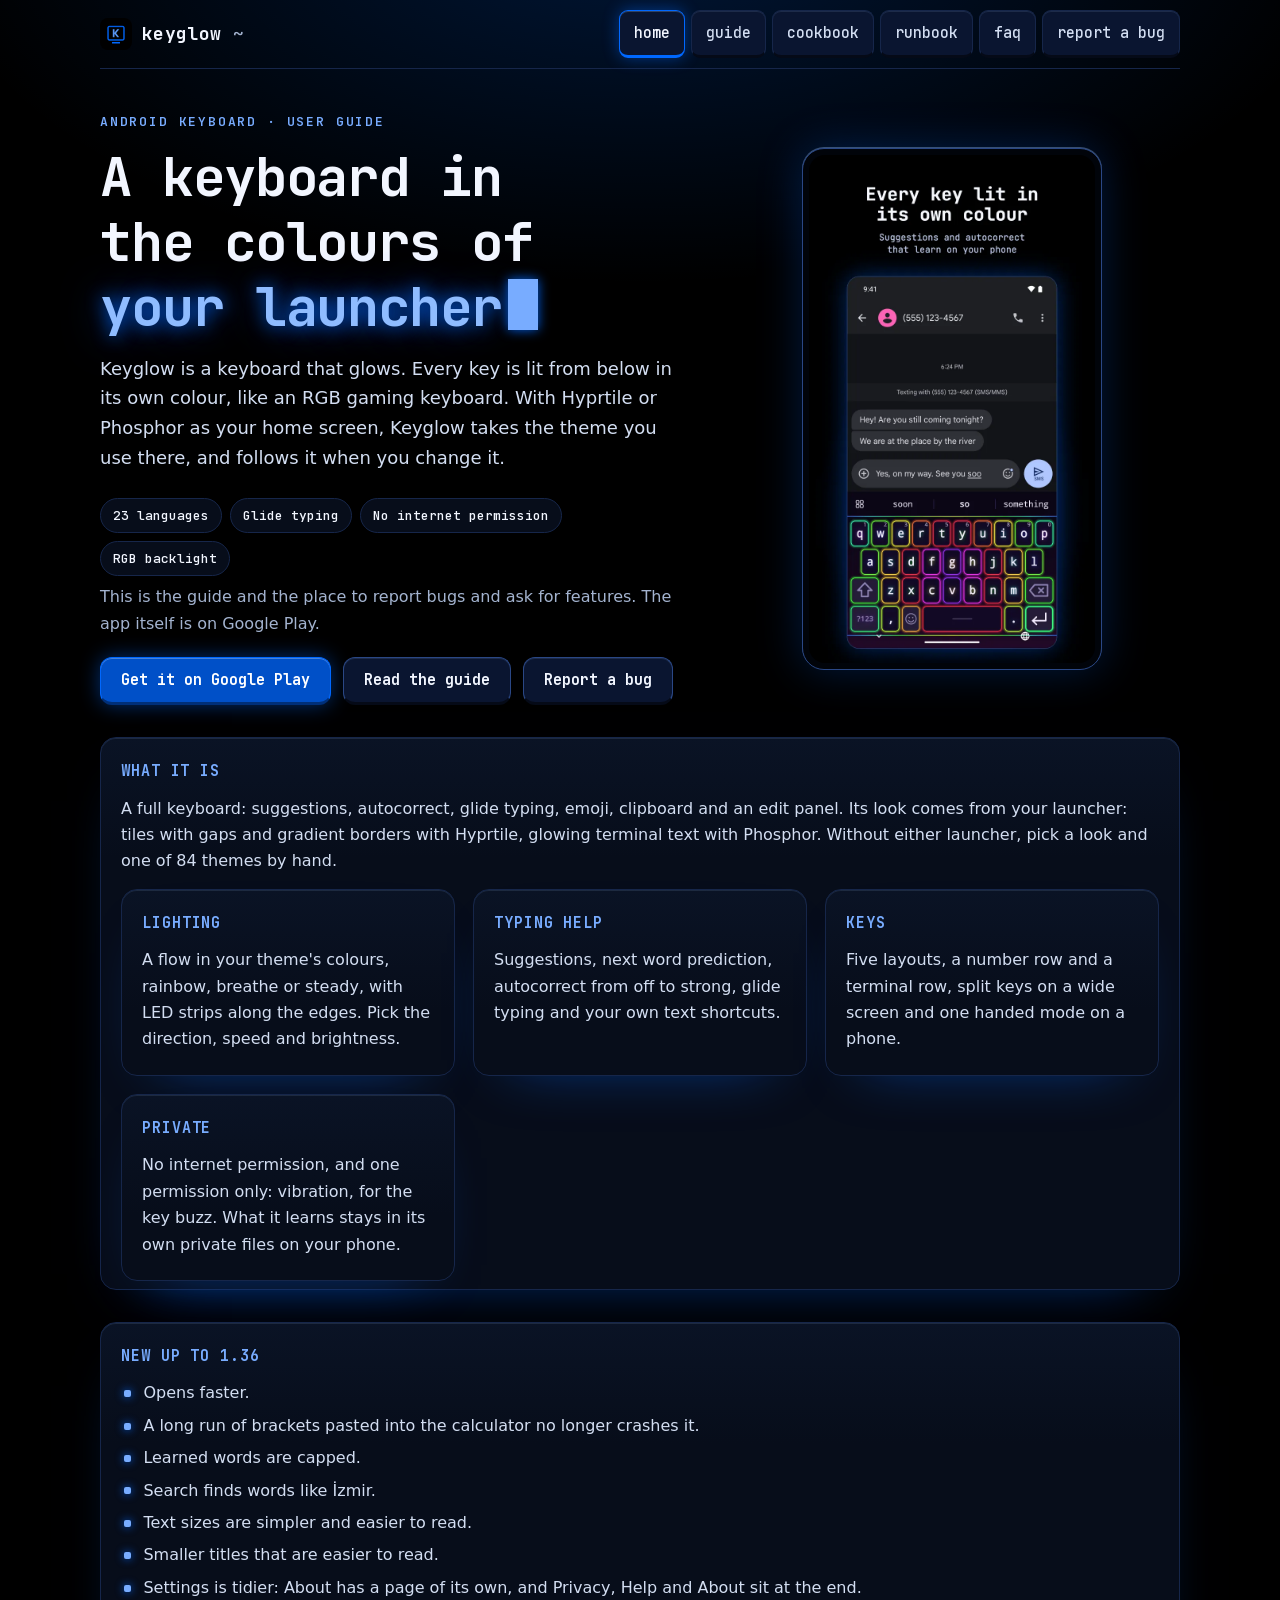
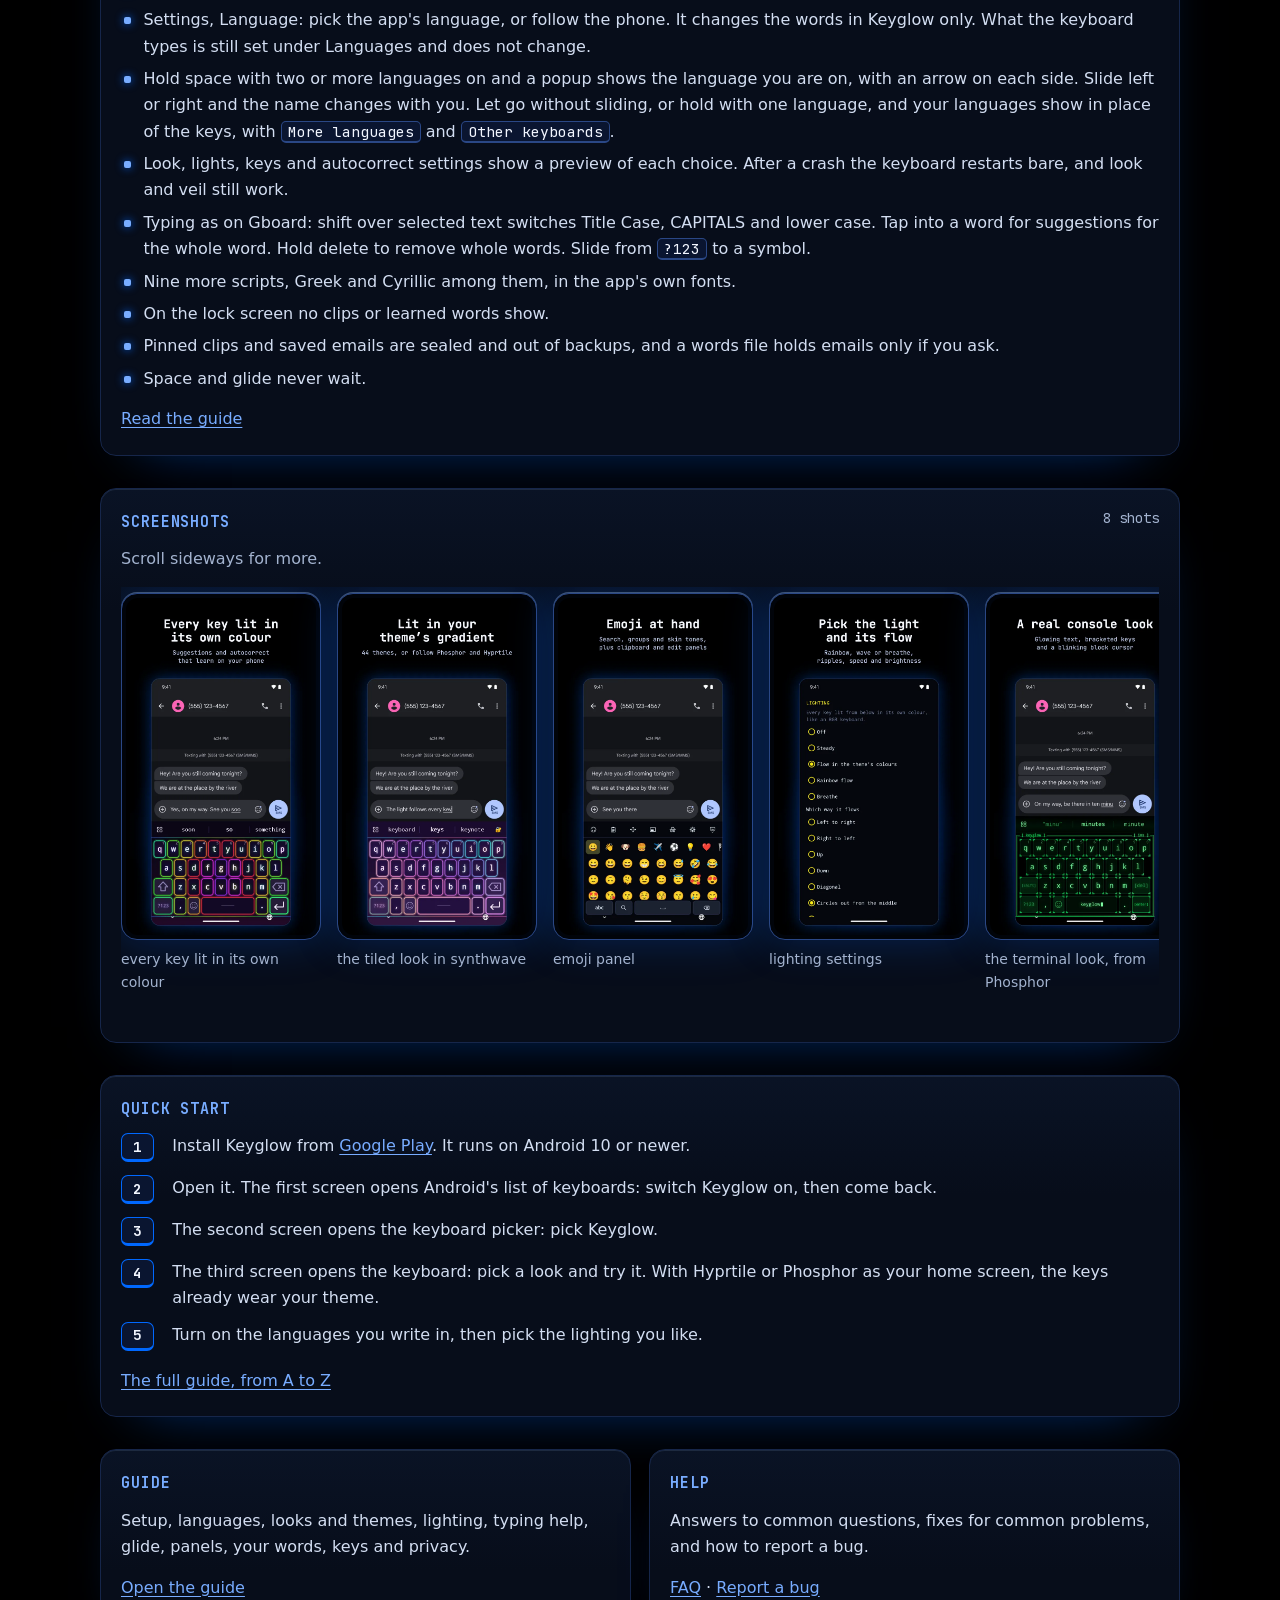
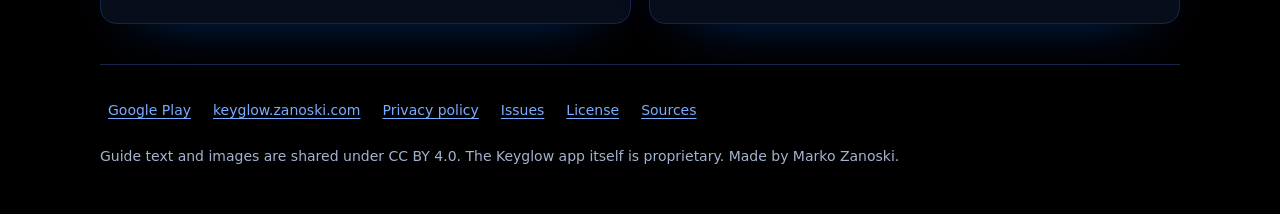
<file: docs/index.html>
<!doctype html>
<html lang="en">
<head>
<meta charset="utf-8">
<meta name="viewport" content="width=device-width, initial-scale=1, viewport-fit=cover">
<title>Keyglow user guide</title>
<meta name="description" content="Keyglow, an Android keyboard in the colours of your launcher: user guide, FAQ and bug reports.">
<meta name="theme-color" content="#000000">
<meta property="og:title" content="Keyglow user guide">
<meta property="og:description" content="Keyglow, an Android keyboard in the colours of your launcher: user guide, FAQ and bug reports.">
<meta property="og:image" content="https://zanoshky.github.io/keyglow-keyboard/img/phone-1-rainbow.webp">
<link rel="icon" href="img/favicon.svg" type="image/svg+xml">
<link rel="icon" type="image/png" href="img/icon-192.png">
<link rel="preload" href="fonts/jetbrains-mono-latin.woff2" as="font" type="font/woff2" crossorigin>
<link rel="stylesheet" href="style.css">
</head>
<body>
<a class="skip" href="#main">Skip to content</a>
<div class="wrap">
<header class="top">
  <a class="brand" href="index.html"><img src="img/icon-192.png" alt="" width="32" height="32"><span>keyglow <span class="path">~</span></span></a>
  <nav class="nav" aria-label="Guide pages"><ul><li><a href="index.html" aria-current="page">home</a></li><li><a href="guide.html">guide</a></li><li><a href="cookbook.html">cookbook</a></li><li><a href="runbook.html">runbook</a></li><li><a href="faq.html">faq</a></li><li><a href="report.html">report a bug</a></li></ul></nav>
</header>
<main id="main">

<section class="hero" aria-labelledby="hero-h">
  <div>
    <p class="eyebrow">Android keyboard · user guide</p>
    <h1 id="hero-h">A keyboard in the colours of <span class="glow">your launcher</span><span class="cursor" aria-hidden="true"></span></h1>
    <p class="lede">Keyglow is a keyboard that glows. Every key is lit from below in its own colour, like an RGB gaming keyboard. With Hyprtile or Phosphor as your home screen, Keyglow takes the theme you use there, and follows it when you change it.</p>
    <ul class="facts" aria-label="Key facts">
      <li>23 languages</li><li>Glide typing</li><li>No internet permission</li><li>RGB backlight</li>
    </ul>
    <p class="dim">This is the guide and the place to report bugs and ask for features. The app itself is on Google Play.</p>
    <div class="actions">
      <a class="btn" href="https://play.google.com/store/apps/details?id=com.zanoshky.keyglow&amp;referrer=utm_source%3Dkeyglow-guide%26utm_medium%3Ddocs%26utm_campaign%3Dkeyglow-2026-11">Get it on Google Play</a>
      <a class="btn ghost" href="guide.html">Read the guide</a>
      <a class="btn ghost" href="report.html">Report a bug</a>
    </div>
  </div>
  <div class="phone"><img src="img/phone-1-rainbow.webp" width="720" height="1280" alt="Keyglow under a text message. Every key has its own coloured outline, green, yellow, red, pink and purple, and the strip above the keys offers soon, so and something."></div>
</section>

<section class="box" id="what" aria-labelledby="what-h"><h2 class="tag" id="what-h">what it is</h2>
<p>A full keyboard: suggestions, autocorrect, glide typing, emoji, clipboard and an edit panel. Its look comes from your launcher: tiles with gaps and gradient borders with Hyprtile, glowing terminal text with Phosphor. Without either launcher, pick a look and one of 84 themes by hand.</p>
<div class="grid">
<div class="box"><h3 class="tag">lighting</h3>
<p>A flow in your theme's colours, rainbow, breathe or steady, with LED strips along the edges. Pick the direction, speed and brightness.</p>
</div><div class="box"><h3 class="tag">typing help</h3>
<p>Suggestions, next word prediction, autocorrect from off to strong, glide typing and your own text shortcuts.</p>
</div><div class="box"><h3 class="tag">keys</h3>
<p>Five layouts, a number row and a terminal row, split keys on a wide screen and one handed mode on a phone.</p>
</div><div class="box"><h3 class="tag">private</h3>
<p>No internet permission, and one permission only: vibration, for the key buzz. What it learns stays in its own private files on your phone.</p>
</div></div>
</section>

<section class="box" id="new" aria-labelledby="new-h"><h2 class="tag" id="new-h">new up to 1.36</h2>
<ul class="term">
  <li>Opens faster.</li>
  <li>A long run of brackets pasted into the calculator no longer crashes it.</li>
  <li>Learned words are capped.</li>
  <li>Search finds words like İzmir.</li>
  <li>Text sizes are simpler and easier to read.</li>
  <li>Smaller titles that are easier to read.</li>
  <li>Settings is tidier: About has a page of its own, and Privacy, Help and About sit at the end.</li>
  <li>Settings, Language: pick the app's language, or follow the phone. It changes the words in Keyglow only. What the keyboard types is still set under Languages and does not change.</li>
  <li>Hold space with two or more languages on and a popup shows the language you are on, with an arrow on each side. Slide left or right and the name changes with you. Let go without sliding, or hold with one language, and your languages show in place of the keys, with <code>More languages</code> and <code>Other keyboards</code>.</li>
  <li>Look, lights, keys and autocorrect settings show a preview of each choice. After a crash the keyboard restarts bare, and look and veil still work.</li>
  <li>Typing as on Gboard: shift over selected text switches Title Case, CAPITALS and lower case. Tap into a word for suggestions for the whole word. Hold delete to remove whole words. Slide from <code>?123</code> to a symbol.</li>
  <li>Nine more scripts, Greek and Cyrillic among them, in the app's own fonts.</li>
  <li>On the lock screen no clips or learned words show.</li>
  <li>Pinned clips and saved emails are sealed and out of backups, and a words file holds emails only if you ask.</li>
  <li>Space and glide never wait.</li>
</ul>
<p><a href="guide.html">Read the guide</a></p>
</section>

<section class="box" id="shots" aria-labelledby="shots-h"><h2 class="tag" id="shots-h">screenshots</h2><span class="meta">8 shots</span>
<p class="dim">Scroll sideways for more.</p>
<div class="shots-wrap" tabindex="0" role="region" aria-label="Screenshots, scroll sideways">
<ul class="shots">
<li><figure><div class="phone"><img src="img/phone-1-rainbow.webp" width="720" height="1280" loading="lazy" alt="Every key lit in its own colour under a text message, with three suggestions above the keys."></div><figcaption>every key lit in its own colour</figcaption></figure></li>
<li><figure><div class="phone"><img src="img/phone-2-synthwave.webp" width="720" height="1280" loading="lazy" alt="The tiled look in the synthwave theme: keys with gaps and a pink and blue gradient glow."></div><figcaption>the tiled look in synthwave</figcaption></figure></li>
<li><figure><div class="phone"><img src="img/phone-3-emoji.webp" width="720" height="1280" loading="lazy" alt="The emoji panel with group tabs, a grid of faces, a search key and the tools row on top."></div><figcaption>emoji panel</figcaption></figure></li>
<li><figure><div class="phone"><img src="img/phone-4-lighting.webp" width="720" height="1280" loading="lazy" alt="The lighting settings: off, steady, flow in the theme's colours, rainbow flow and breathe, then which way it flows."></div><figcaption>lighting settings</figcaption></figure></li>
<li><figure><div class="phone"><img src="img/phone-5-console.webp" width="720" height="1280" loading="lazy" alt="The terminal look in green: bracketed keys, a keyglow title in the frame and a block cursor on the space bar."></div><figcaption>the terminal look, from Phosphor</figcaption></figure></li>
<li><figure><div class="phone"><img src="img/phone-6-rows.webp" width="720" height="1280" loading="lazy" alt="The amber terminal look with a terminal row of esc, tab, ctrl, alt, slash, minus and arrows, and a number row below it."></div><figcaption>terminal row and number row</figcaption></figure></li>
<li class="t"><figure><div class="phone tab"><img src="img/tablet-1-split.webp" width="800" height="1280" loading="lazy" alt="A tablet in portrait with the keys split into two halves for two thumbs, with a number row and a terminal row."></div><figcaption>split keys on a tablet</figcaption></figure></li>
<li class="w"><figure><div class="phone wide"><img src="img/tablet-2-rainbow.webp" width="1280" height="800" loading="lazy" alt="A tablet in landscape with split keys in rainbow light."></div><figcaption>rainbow on a tablet in landscape</figcaption></figure></li>
</ul>
</div>
</section>

<section class="box" id="start" aria-labelledby="start-h"><h2 class="tag" id="start-h">quick start</h2>
<ol class="steps">
  <li>Install Keyglow from <a href="https://play.google.com/store/apps/details?id=com.zanoshky.keyglow&amp;referrer=utm_source%3Dkeyglow-guide%26utm_medium%3Ddocs%26utm_campaign%3Dkeyglow-2026-11">Google Play</a>. It runs on Android 10 or newer.</li>
  <li>Open it. The first screen opens Android's list of keyboards: switch Keyglow on, then come back.</li>
  <li>The second screen opens the keyboard picker: pick Keyglow.</li>
  <li>The third screen opens the keyboard: pick a look and try it. With Hyprtile or Phosphor as your home screen, the keys already wear your theme.</li>
  <li>Turn on the languages you write in, then pick the lighting you like.</li>
</ol>
<p><a href="guide.html">The full guide, from A to Z</a></p>
</section>

<div class="grid">
<div class="box"><h2 class="tag">guide</h2>
<p>Setup, languages, looks and themes, lighting, typing help, glide, panels, your words, keys and privacy.</p><p><a href="guide.html">Open the guide</a></p>
</div>
<div class="box"><h2 class="tag">help</h2>
<p>Answers to common questions, fixes for common problems, and how to report a bug.</p><p><a href="faq.html">FAQ</a> · <a href="report.html">Report a bug</a></p>
</div>
</div>

</main>
<footer>
  <ul>
    <li><a href="https://play.google.com/store/apps/details?id=com.zanoshky.keyglow&amp;referrer=utm_source%3Dkeyglow-guide%26utm_medium%3Ddocs%26utm_campaign%3Dkeyglow-2026-11">Google Play</a></li>
    <li><a href="https://keyglow.zanoski.com">keyglow.zanoski.com</a></li>
    <li><a href="https://keyglow.zanoski.com/privacy">Privacy policy</a></li>
    <li><a href="https://github.com/Zanoshky/keyglow-keyboard/issues">Issues</a></li>
    <li><a href="https://github.com/Zanoshky/keyglow-keyboard/blob/main/LICENSE">License</a></li>
    <li><a href="sources.html">Sources</a></li>
  </ul>
  <p>Guide text and images are shared under CC BY 4.0. The Keyglow app itself is proprietary. Made by Marko Zanoski.</p>
</footer>
</div>
</body>
</html>
</file>
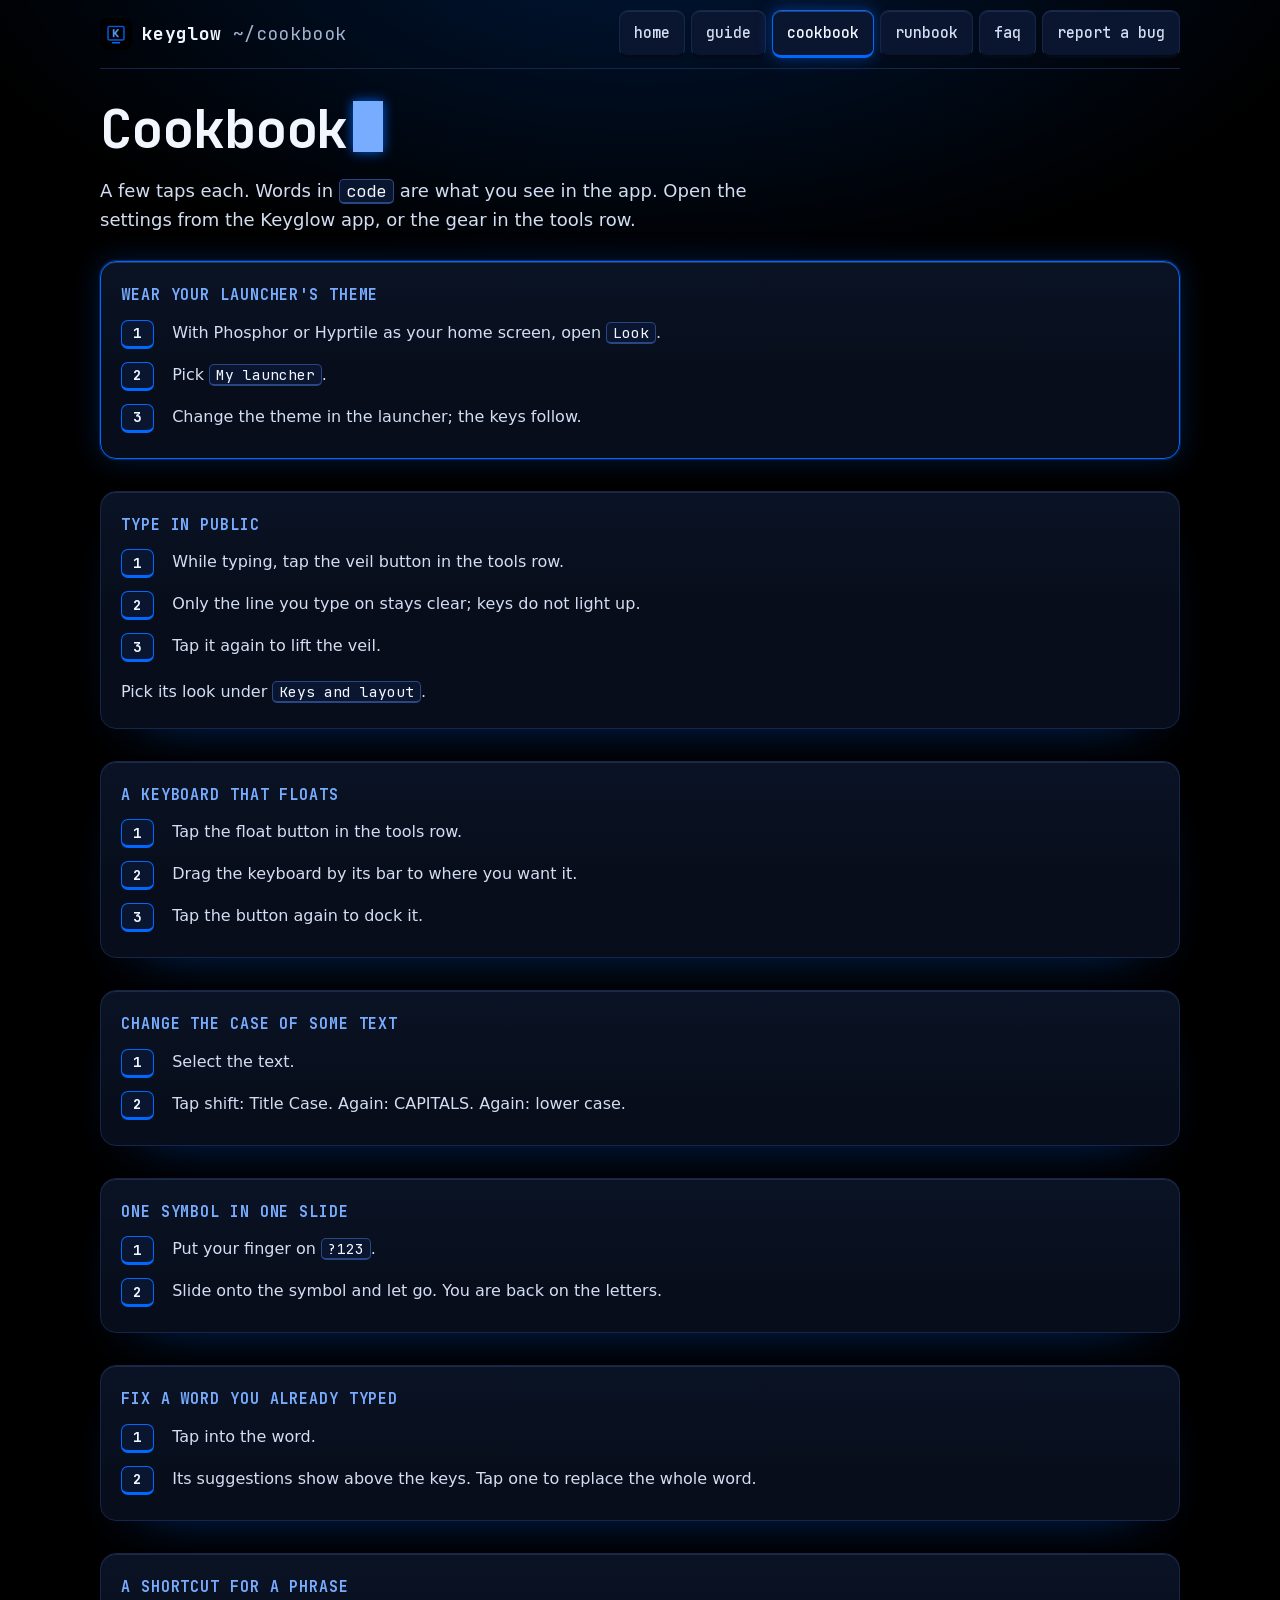
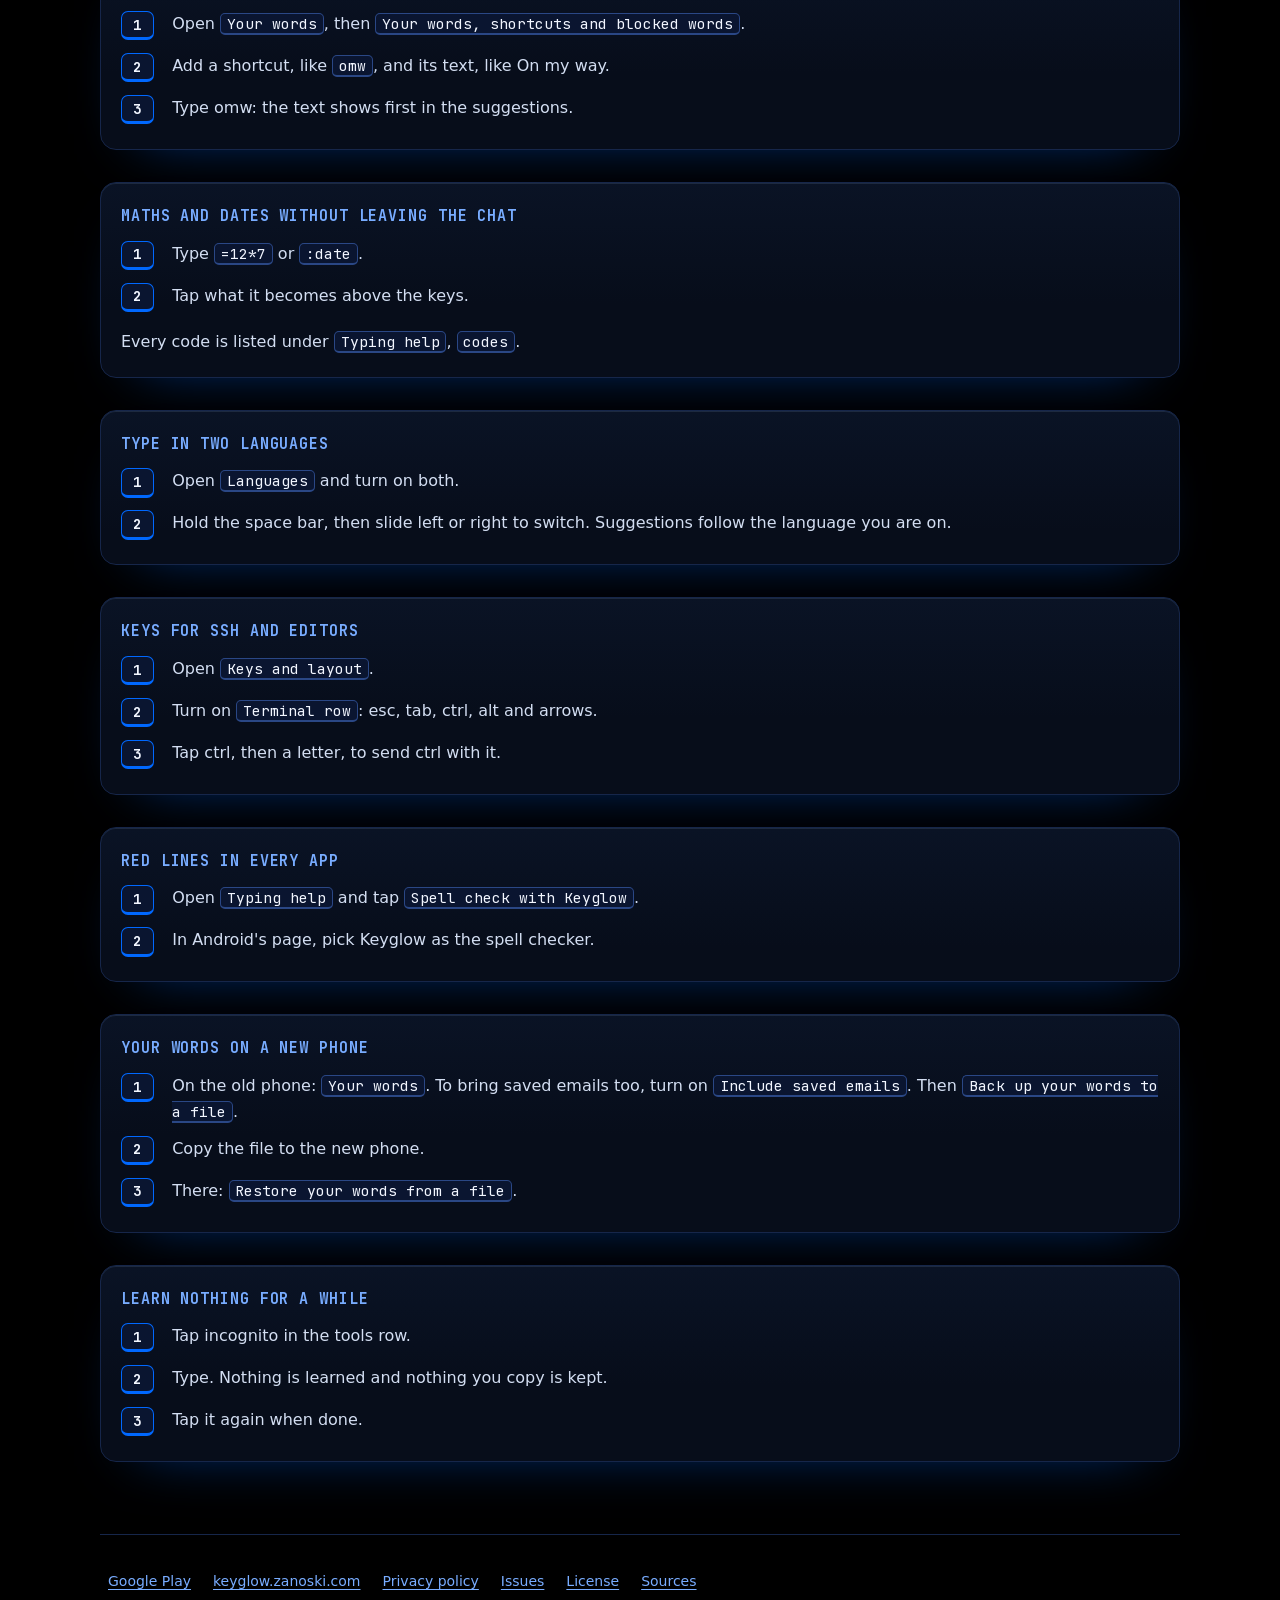
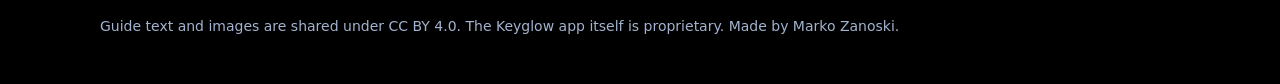
<file: docs/cookbook.html>
<!doctype html>
<html lang="en">
<head>
<meta charset="utf-8">
<meta name="viewport" content="width=device-width, initial-scale=1, viewport-fit=cover">
<title>Cookbook · Keyglow user guide</title>
<meta name="description" content="Short Keyglow recipes: take your launcher's theme, type in public with the privacy veil, a floating keyboard, codes, shortcuts, two languages, ssh keys and moving your words to a new phone.">
<meta name="theme-color" content="#000000">
<meta property="og:title" content="Cookbook · Keyglow user guide">
<meta property="og:description" content="Short Keyglow recipes: take your launcher's theme, type in public with the privacy veil, a floating keyboard, codes, shortcuts, two languages, ssh keys and moving your words to a new phone.">
<meta property="og:image" content="https://zanoshky.github.io/keyglow-keyboard/img/phone-1-rainbow.webp">
<link rel="icon" href="img/favicon.svg" type="image/svg+xml">
<link rel="icon" type="image/png" href="img/icon-192.png">
<link rel="preload" href="fonts/jetbrains-mono-latin.woff2" as="font" type="font/woff2" crossorigin>
<link rel="stylesheet" href="style.css">
</head>
<body>
<a class="skip" href="#main">Skip to content</a>
<div class="wrap">
<header class="top">
  <a class="brand" href="index.html"><img src="img/icon-192.png" alt="" width="32" height="32"><span>keyglow <span class="path">~/cookbook</span></span></a>
  <nav class="nav" aria-label="Guide pages"><ul><li><a href="index.html">home</a></li><li><a href="guide.html">guide</a></li><li><a href="cookbook.html" aria-current="page">cookbook</a></li><li><a href="runbook.html">runbook</a></li><li><a href="faq.html">faq</a></li><li><a href="report.html">report a bug</a></li></ul></nav>
</header>
<main id="main">

<h1>Cookbook<span class="cursor" aria-hidden="true"></span></h1>
<p class="lede">A few taps each. Words in <code>code</code> are what you see in the app. Open the settings from the Keyglow app, or the gear in the tools row.</p>
<section class="box lit" id="launcher" aria-labelledby="launcher-h"><h2 class="tag" id="launcher-h">wear your launcher's theme</h2>
<ol class="steps"><li>With Phosphor or Hyprtile as your home screen, open <code>Look</code>.</li><li>Pick <code>My launcher</code>.</li><li>Change the theme in the launcher; the keys follow.</li></ol>
</section>
<section class="box" id="veil" aria-labelledby="veil-h"><h2 class="tag" id="veil-h">type in public</h2>
<ol class="steps"><li>While typing, tap the veil button in the tools row.</li><li>Only the line you type on stays clear; keys do not light up.</li><li>Tap it again to lift the veil.</li></ol><p>Pick its look under <code>Keys and layout</code>.</p>
</section>
<section class="box" id="float" aria-labelledby="float-h"><h2 class="tag" id="float-h">a keyboard that floats</h2>
<ol class="steps"><li>Tap the float button in the tools row.</li><li>Drag the keyboard by its bar to where you want it.</li><li>Tap the button again to dock it.</li></ol>
</section>
<section class="box" id="case" aria-labelledby="case-h"><h2 class="tag" id="case-h">change the case of some text</h2>
<ol class="steps"><li>Select the text.</li><li>Tap shift: Title Case. Again: CAPITALS. Again: lower case.</li></ol>
</section>
<section class="box" id="symbol" aria-labelledby="symbol-h"><h2 class="tag" id="symbol-h">one symbol in one slide</h2>
<ol class="steps"><li>Put your finger on <code>?123</code>.</li><li>Slide onto the symbol and let go. You are back on the letters.</li></ol>
</section>
<section class="box" id="fixword" aria-labelledby="fixword-h"><h2 class="tag" id="fixword-h">fix a word you already typed</h2>
<ol class="steps"><li>Tap into the word.</li><li>Its suggestions show above the keys. Tap one to replace the whole word.</li></ol>
</section>
<section class="box" id="omw" aria-labelledby="omw-h"><h2 class="tag" id="omw-h">a shortcut for a phrase</h2>
<ol class="steps"><li>Open <code>Your words</code>, then <code>Your words, shortcuts and blocked words</code>.</li><li>Add a shortcut, like <code>omw</code>, and its text, like On my way.</li><li>Type omw: the text shows first in the suggestions.</li></ol>
</section>
<section class="box" id="codes" aria-labelledby="codes-h"><h2 class="tag" id="codes-h">maths and dates without leaving the chat</h2>
<ol class="steps"><li>Type <code>=12*7</code> or <code>:date</code>.</li><li>Tap what it becomes above the keys.</li></ol><p>Every code is listed under <code>Typing help</code>, <code>codes</code>.</p>
</section>
<section class="box" id="langs" aria-labelledby="langs-h"><h2 class="tag" id="langs-h">type in two languages</h2>
<ol class="steps"><li>Open <code>Languages</code> and turn on both.</li><li>Hold the space bar, then slide left or right to switch. Suggestions follow the language you are on.</li></ol>
</section>
<section class="box" id="ssh" aria-labelledby="ssh-h"><h2 class="tag" id="ssh-h">keys for ssh and editors</h2>
<ol class="steps"><li>Open <code>Keys and layout</code>.</li><li>Turn on <code>Terminal row</code>: esc, tab, ctrl, alt and arrows.</li><li>Tap ctrl, then a letter, to send ctrl with it.</li></ol>
</section>
<section class="box" id="spell" aria-labelledby="spell-h"><h2 class="tag" id="spell-h">red lines in every app</h2>
<ol class="steps"><li>Open <code>Typing help</code> and tap <code>Spell check with Keyglow</code>.</li><li>In Android's page, pick Keyglow as the spell checker.</li></ol>
</section>
<section class="box" id="move" aria-labelledby="move-h"><h2 class="tag" id="move-h">your words on a new phone</h2>
<ol class="steps"><li>On the old phone: <code>Your words</code>. To bring saved emails too, turn on <code>Include saved emails</code>. Then <code>Back up your words to a file</code>.</li><li>Copy the file to the new phone.</li><li>There: <code>Restore your words from a file</code>.</li></ol>
</section>
<section class="box" id="incognito" aria-labelledby="incognito-h"><h2 class="tag" id="incognito-h">learn nothing for a while</h2>
<ol class="steps"><li>Tap incognito in the tools row.</li><li>Type. Nothing is learned and nothing you copy is kept.</li><li>Tap it again when done.</li></ol>
</section>
</main>
<footer>
  <ul>
    <li><a href="https://play.google.com/store/apps/details?id=com.zanoshky.keyglow&amp;referrer=utm_source%3Dkeyglow-guide%26utm_medium%3Ddocs%26utm_campaign%3Dkeyglow-2026-11">Google Play</a></li>
    <li><a href="https://keyglow.zanoski.com">keyglow.zanoski.com</a></li>
    <li><a href="https://keyglow.zanoski.com/privacy">Privacy policy</a></li>
    <li><a href="https://github.com/Zanoshky/keyglow-keyboard/issues">Issues</a></li>
    <li><a href="https://github.com/Zanoshky/keyglow-keyboard/blob/main/LICENSE">License</a></li>
    <li><a href="sources.html">Sources</a></li>
  </ul>
  <p>Guide text and images are shared under CC BY 4.0. The Keyglow app itself is proprietary. Made by Marko Zanoski.</p>
</footer>
</div>
</body>
</html>
</file>
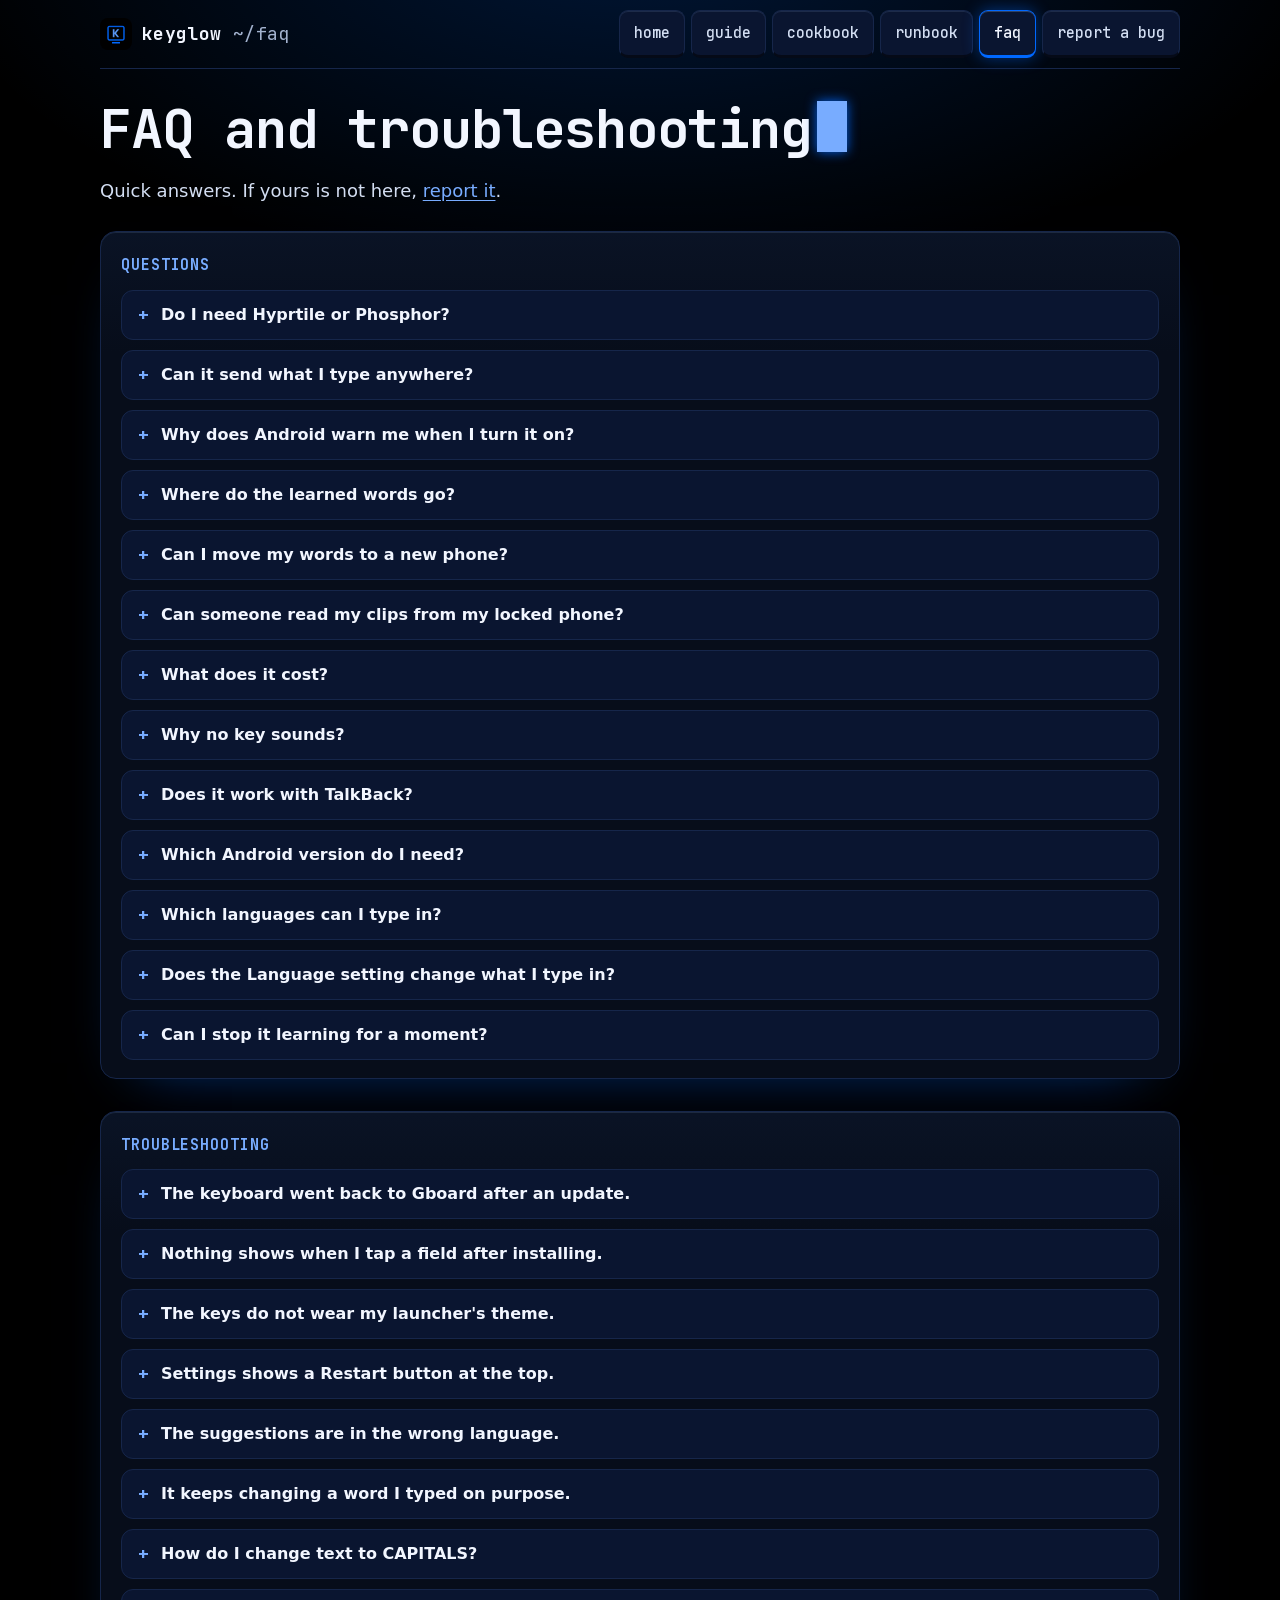
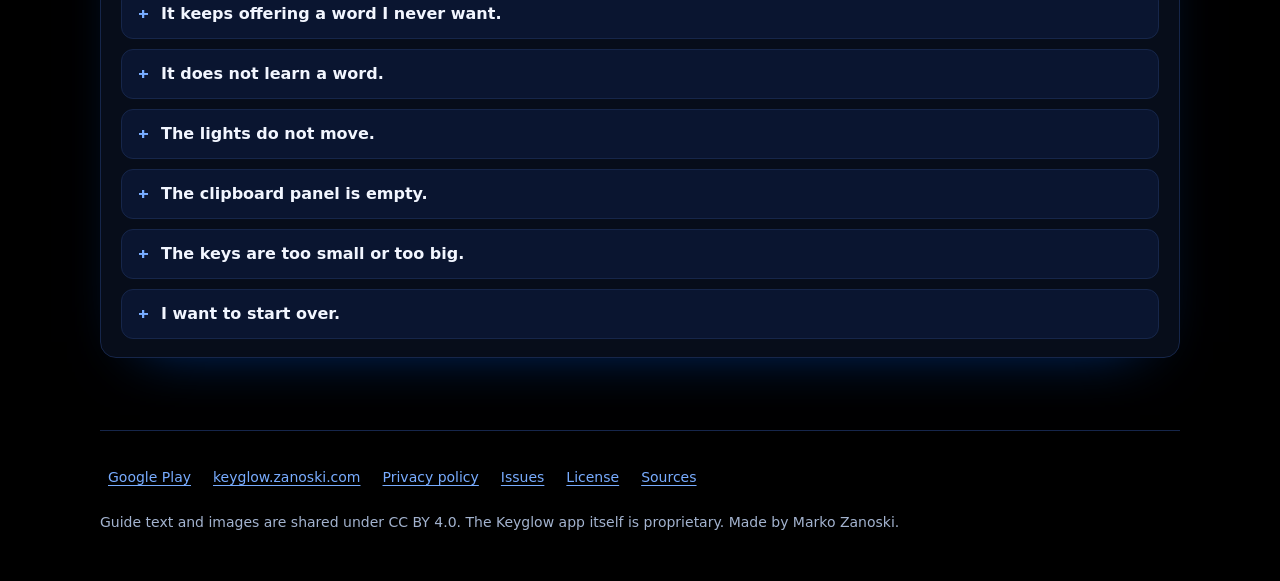
<file: docs/faq.html>
<!doctype html>
<html lang="en">
<head>
<meta charset="utf-8">
<meta name="viewport" content="width=device-width, initial-scale=1, viewport-fit=cover">
<title>FAQ · Keyglow user guide</title>
<meta name="description" content="Keyglow questions and troubleshooting.">
<meta name="theme-color" content="#000000">
<meta property="og:title" content="FAQ · Keyglow user guide">
<meta property="og:description" content="Keyglow questions and troubleshooting.">
<meta property="og:image" content="https://zanoshky.github.io/keyglow-keyboard/img/phone-1-rainbow.webp">
<link rel="icon" href="img/favicon.svg" type="image/svg+xml">
<link rel="icon" type="image/png" href="img/icon-192.png">
<link rel="preload" href="fonts/jetbrains-mono-latin.woff2" as="font" type="font/woff2" crossorigin>
<link rel="stylesheet" href="style.css">
</head>
<body>
<a class="skip" href="#main">Skip to content</a>
<div class="wrap">
<header class="top">
  <a class="brand" href="index.html"><img src="img/icon-192.png" alt="" width="32" height="32"><span>keyglow <span class="path">~/faq</span></span></a>
  <nav class="nav" aria-label="Guide pages"><ul><li><a href="index.html">home</a></li><li><a href="guide.html">guide</a></li><li><a href="cookbook.html">cookbook</a></li><li><a href="runbook.html">runbook</a></li><li><a href="faq.html" aria-current="page">faq</a></li><li><a href="report.html">report a bug</a></li></ul></nav>
</header>
<main id="main">

<h1>FAQ and troubleshooting<span class="cursor" aria-hidden="true"></span></h1>
<p class="lede">Quick answers. If yours is not here, <a href="report.html">report it</a>.</p>

<section class="box" id="questions" aria-labelledby="questions-h"><h2 class="tag" id="questions-h">questions</h2>
<details><summary>Do I need Hyprtile or Phosphor?</summary><div><p>No. Without them, pick the tiled look or the terminal look and any of the 84 themes in Keyglow's settings. With one of them as your home screen, Keyglow follows its theme by itself.</p></div></details>
<details><summary>Can it send what I type anywhere?</summary><div><p>No. Keyglow has no internet permission, so Android does not let it reach the network at all. Its one permission is vibration, for the key buzz.</p></div></details>
<details><summary>Why does Android warn me when I turn it on?</summary><div><p>Android shows that warning for every keyboard you turn on, because a keyboard sees what you type. Keyglow cannot send it anywhere: it has no internet permission.</p></div></details>
<details><summary>Where do the learned words go?</summary><div><p>Into one private file on your phone. You can look over them, forget any of them, back them up to a file or forget everything at once in the settings. See <a href="guide.html#words">your words screen</a>.</p></div></details>
<details><summary>Can I move my words to a new phone?</summary><div><p>Yes. In settings, <code>Back up your words to a file</code>, move the file, then <code>Restore your words from a file</code> on the new phone. If Android backup is on, Android may also bring them across from your own Google account. Pinned clips and saved email addresses never go in Android backup, and a file holds emails only if you turn on <code>Include saved emails</code> for that backup.</p></div></details>
<details><summary>Can someone read my clips from my locked phone?</summary><div><p>No. On a locked phone, as when you reply from a notification, Keyglow only types: no clips, learned words, saved addresses or recent emoji show, nothing is learned, and the tools stay hidden.</p></div></details>
<details><summary>What does it cost?</summary><div><p>2.49 USD or EUR, paid once on Google Play, and 1.99 in many countries. No subscription and no ads.</p></div></details>
<details><summary>Why no key sounds?</summary><div><p>A sound on every key gets tiring fast. Keyglow uses a soft vibration instead, from off to strong.</p></div></details>
<details><summary>Does it work with TalkBack?</summary><div><p>Yes. Every key is its own spoken target: touch to hear it, lift to type. Keys are never smaller than 48 dp, and labels fit at 200% text size.</p></div></details>
<details><summary>Which Android version do I need?</summary><div><p>Android 10 or newer, on a phone or a tablet.</p></div></details>
<details><summary>Which languages can I type in?</summary><div><p>23, as many at once as you like. The <a href="guide.html#languages">guide</a> lists them. Hold the space bar and slide left or right to switch between them, and suggestions and autocorrect follow the one you are on.</p></div></details>
<details><summary>Does the Language setting change what I type in?</summary><div><p>No. Settings, Language only sets the words in Keyglow's own screens, or follows the phone. The languages you type in are set under Languages, so a German app still gives you the English board unless you add German there.</p></div></details>
<details><summary>Can I stop it learning for a moment?</summary><div><p>Tap incognito in the tools row above the keys. Nothing is learned until you tap it again. Password fields and fields that ask for no learning are never learned from.</p></div></details>
</section>

<section class="box" id="fix" aria-labelledby="fix-h"><h2 class="tag" id="fix-h">troubleshooting</h2>
<details><summary>The keyboard went back to Gboard after an update.</summary><div><p>Android can switch back to its own keyboard when Keyglow is updated or stopped. Pick Keyglow again: open Keyglow and tap <code>2. Switch to Keyglow</code>, or use the keyboard button many phones show in the navigation bar while you type.</p></div></details>
<details><summary>Nothing shows when I tap a field after installing.</summary><div><p>Leave the screen, come back and tap the field again. If it still does not show, open Keyglow and check that both setup steps are ticked.</p></div></details>
<details><summary>The keys do not wear my launcher's theme.</summary><div><p>Keyglow starts on <code>Follow the phone</code>. Set <code>look</code> to <code>Match my launcher</code>, and check that Hyprtile or Phosphor is your home screen. If the line asks you to update your launcher, update it from Google Play.</p></div></details>
<details><summary>Settings shows a Restart button at the top.</summary><div><p>A new version of Keyglow has downloaded from Google Play in the background. Tap <code>Restart</code> to start it; your words, shortcuts and look stay as they are.</p></div></details>
<details><summary>The suggestions are in the wrong language.</summary><div><p>Suggestions and autocorrect follow the language you are on. Hold the space bar, then slide left or right to switch. The space bar shows the language you are on once two or more are on.</p></div></details>
<details><summary>It keeps changing a word I typed on purpose.</summary><div><p>Tap delete right after the fix. That takes it back and Keyglow will not make that fix again. You can also tap your own word in the strip before you press space, add the word under <code>add a word</code>, or set <code>Autocorrect</code> to <code>Mild</code> or <code>Off</code>.</p></div></details>
<details><summary>How do I change text to CAPITALS?</summary><div><p>Select it and tap shift. Each tap switches it between Title Case, CAPITALS and lower case.</p></div></details>
<details><summary>It keeps offering a word I never want.</summary><div><p>Hold that suggestion. It moves to <code>never suggested</code> on the your words screen, where you can allow it again.</p></div></details>
<details><summary>It does not learn a word.</summary><div><p>Check that <code>Learn the words you use</code> is on and incognito is off. Nothing is learned in password fields or in fields that ask for no learning, such as an incognito browser tab. You can add a word by hand under <code>add a word</code>.</p></div></details>
<details><summary>The lights do not move.</summary><div><p>The lights hold still when animations are off in Android's settings. Also check that the light is not set to <code>Off</code> or <code>Steady</code>.</p></div></details>
<details><summary>The clipboard panel is empty.</summary><div><p>Turn on <code>Keep what you copy for an hour</code>. Clips go after an hour unless pinned, and nothing copied in a password field, or marked sensitive by the app, is kept.</p></div></details>
<details><summary>The keys are too small or too big.</summary><div><p>Change <code>Key height</code> and <code>Label size</code> under <code>keys</code>. The number row and the terminal row also take room: turn them off there if you do not need them.</p></div></details>
<details><summary>I want to start over.</summary><div><p>In settings, tap <code>Forget everything Keyglow learned</code>, then tap again to confirm. Back up your words first if you may want them later.</p></div></details>
</section>

</main>
<footer>
  <ul>
    <li><a href="https://play.google.com/store/apps/details?id=com.zanoshky.keyglow&amp;referrer=utm_source%3Dkeyglow-guide%26utm_medium%3Ddocs%26utm_campaign%3Dkeyglow-2026-11">Google Play</a></li>
    <li><a href="https://keyglow.zanoski.com">keyglow.zanoski.com</a></li>
    <li><a href="https://keyglow.zanoski.com/privacy">Privacy policy</a></li>
    <li><a href="https://github.com/Zanoshky/keyglow-keyboard/issues">Issues</a></li>
    <li><a href="https://github.com/Zanoshky/keyglow-keyboard/blob/main/LICENSE">License</a></li>
    <li><a href="sources.html">Sources</a></li>
  </ul>
  <p>Guide text and images are shared under CC BY 4.0. The Keyglow app itself is proprietary. Made by Marko Zanoski.</p>
</footer>
</div>
</body>
</html>
</file>
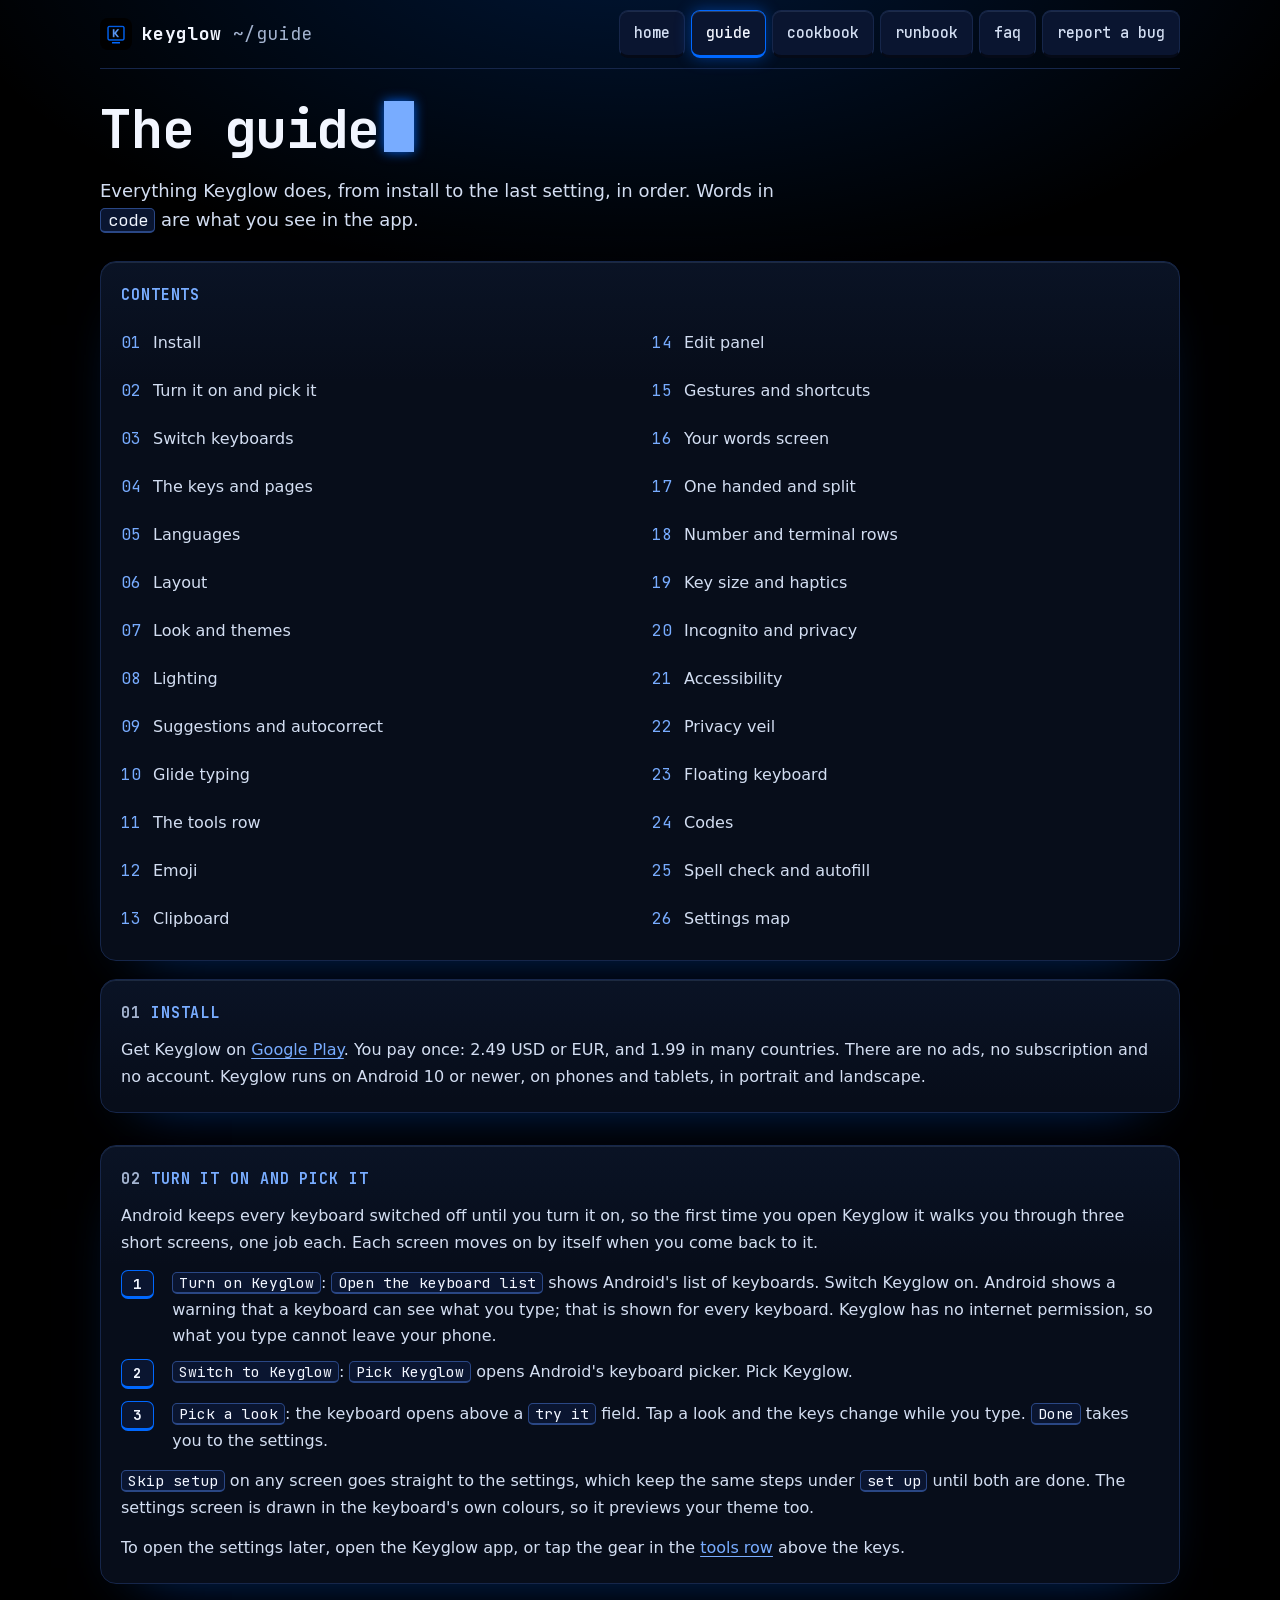
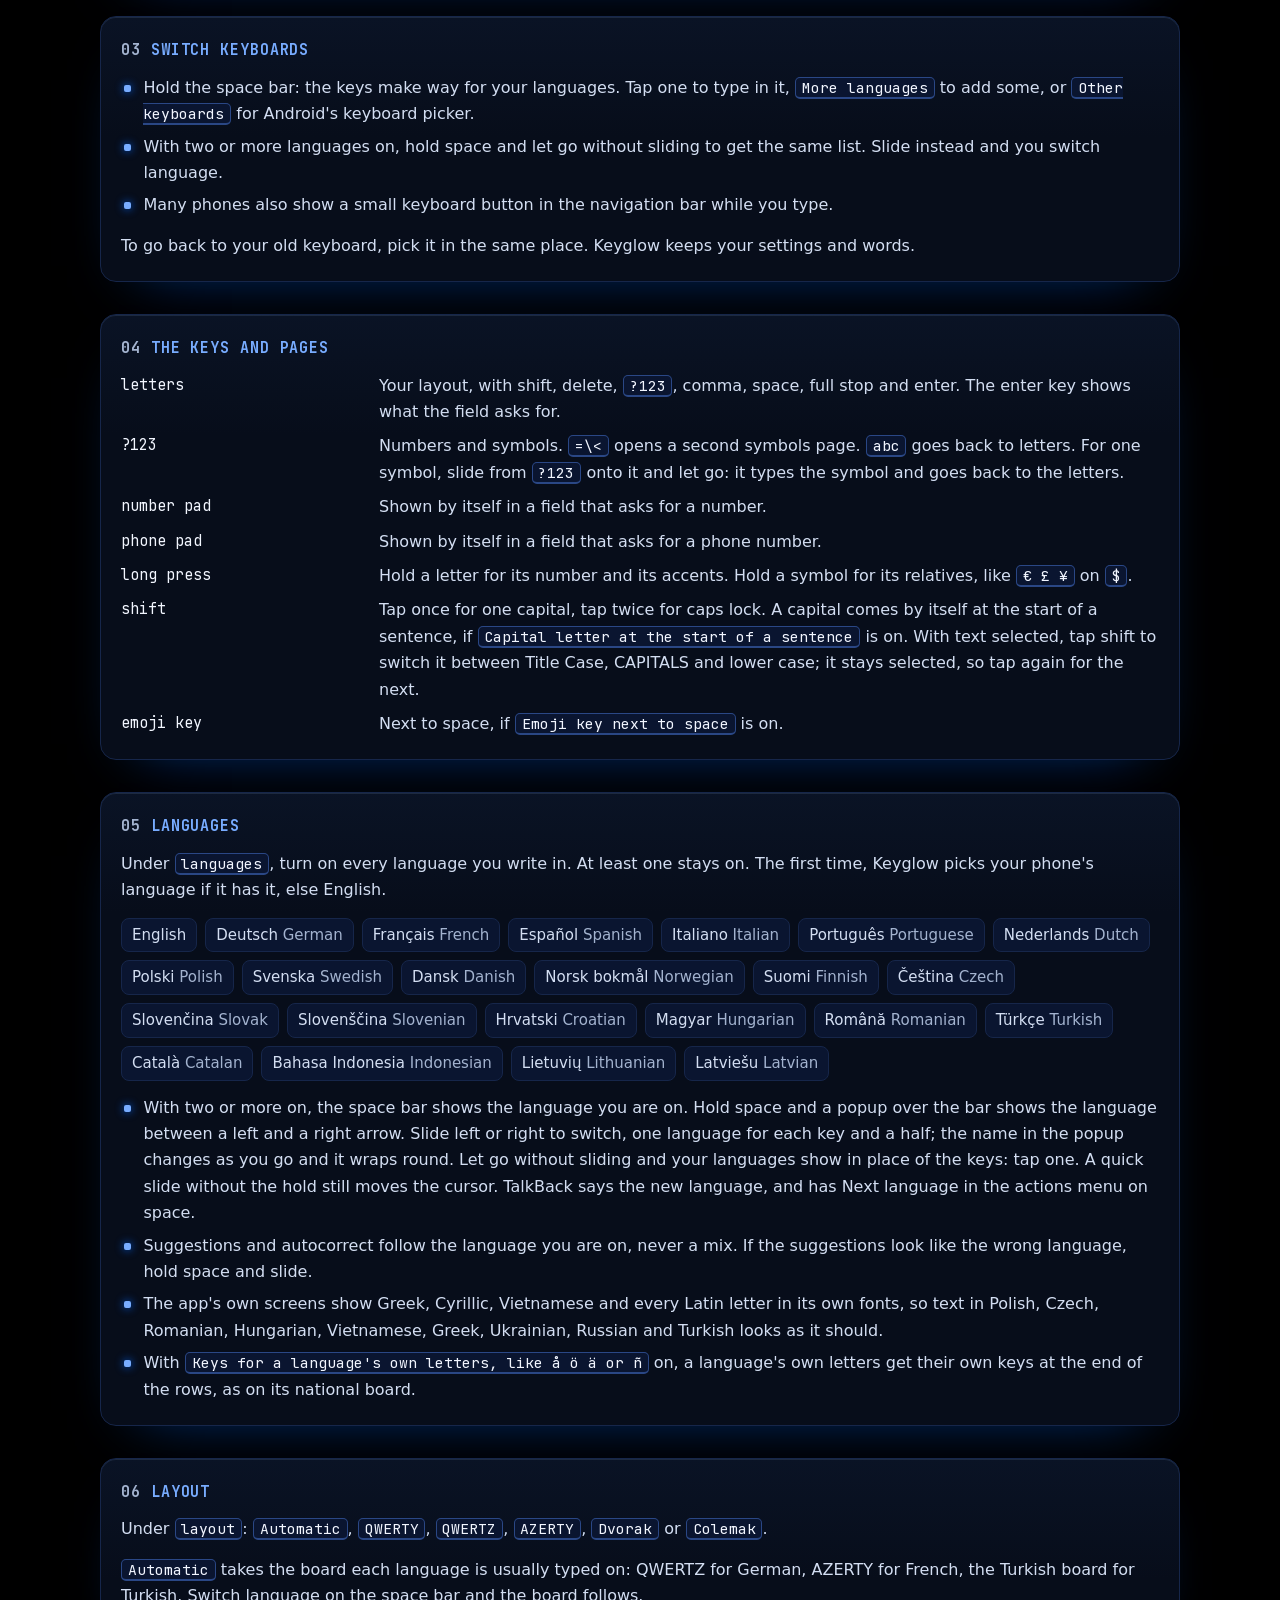
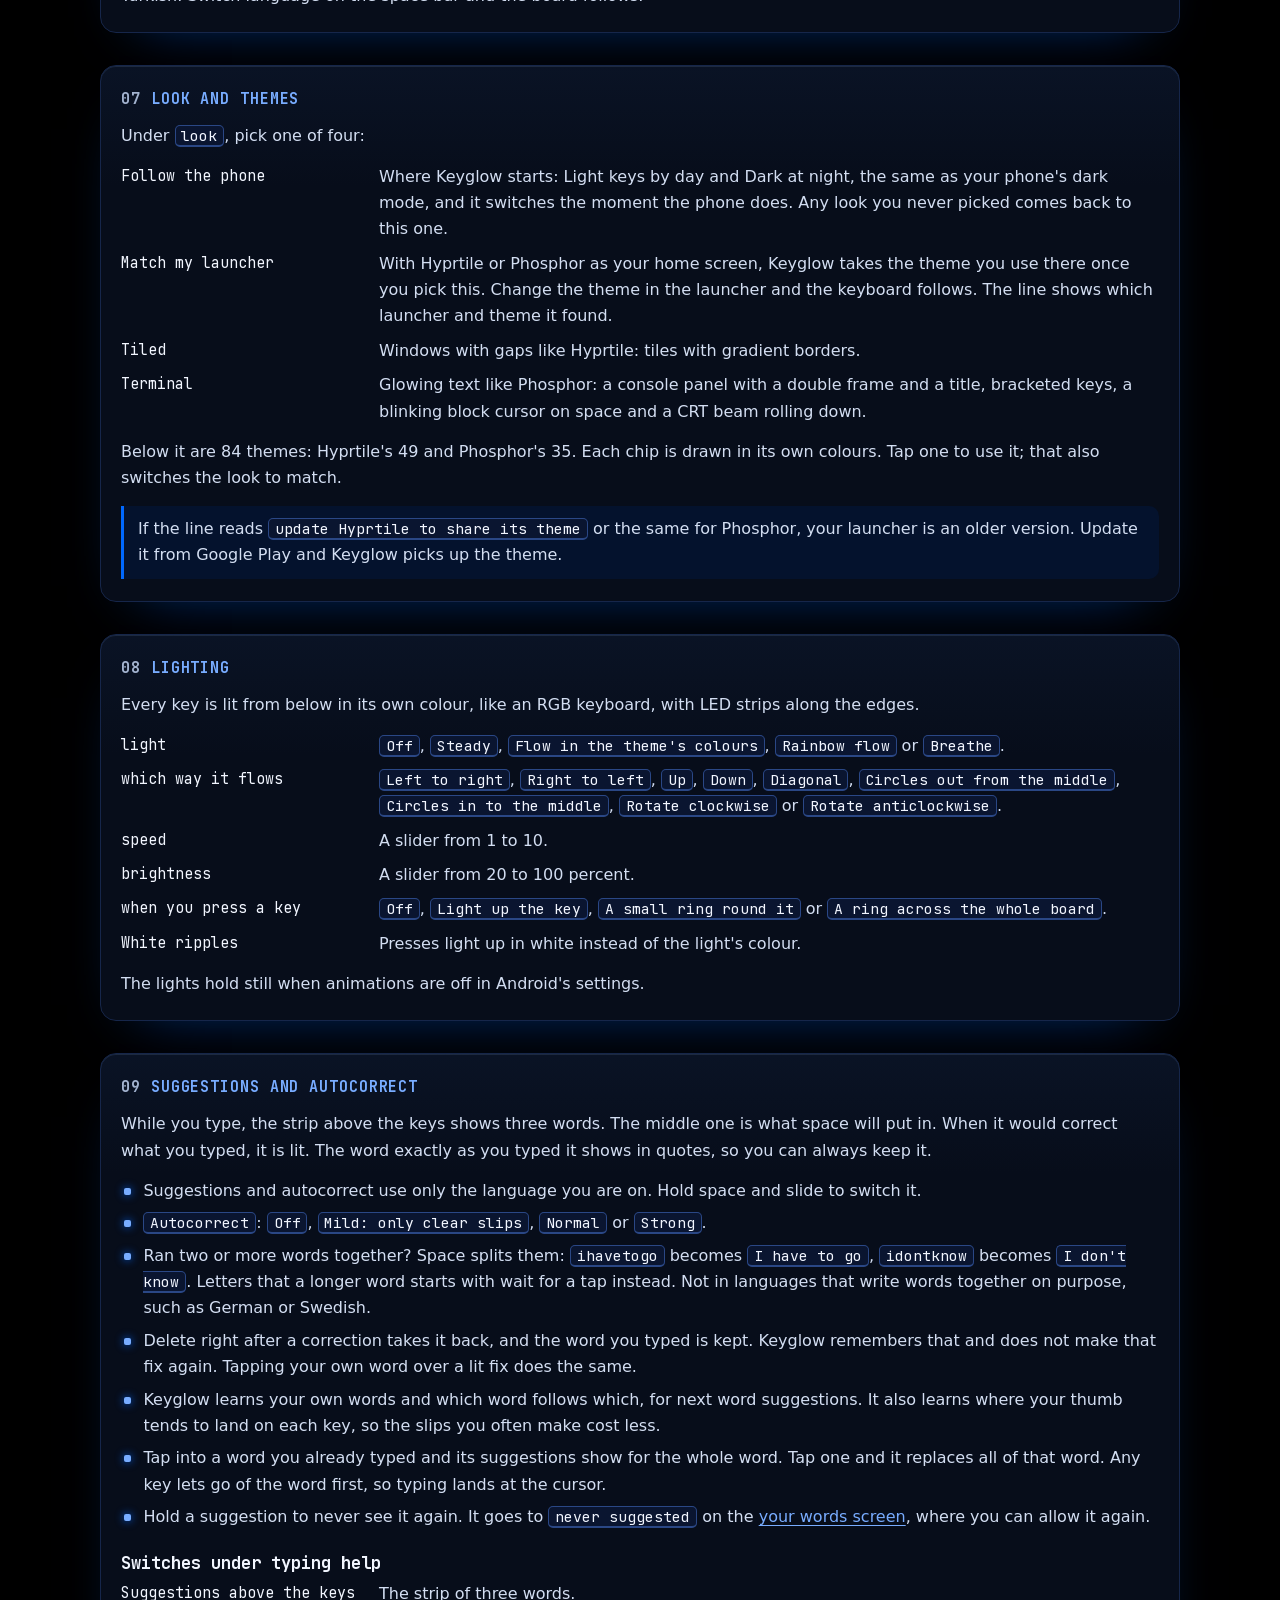
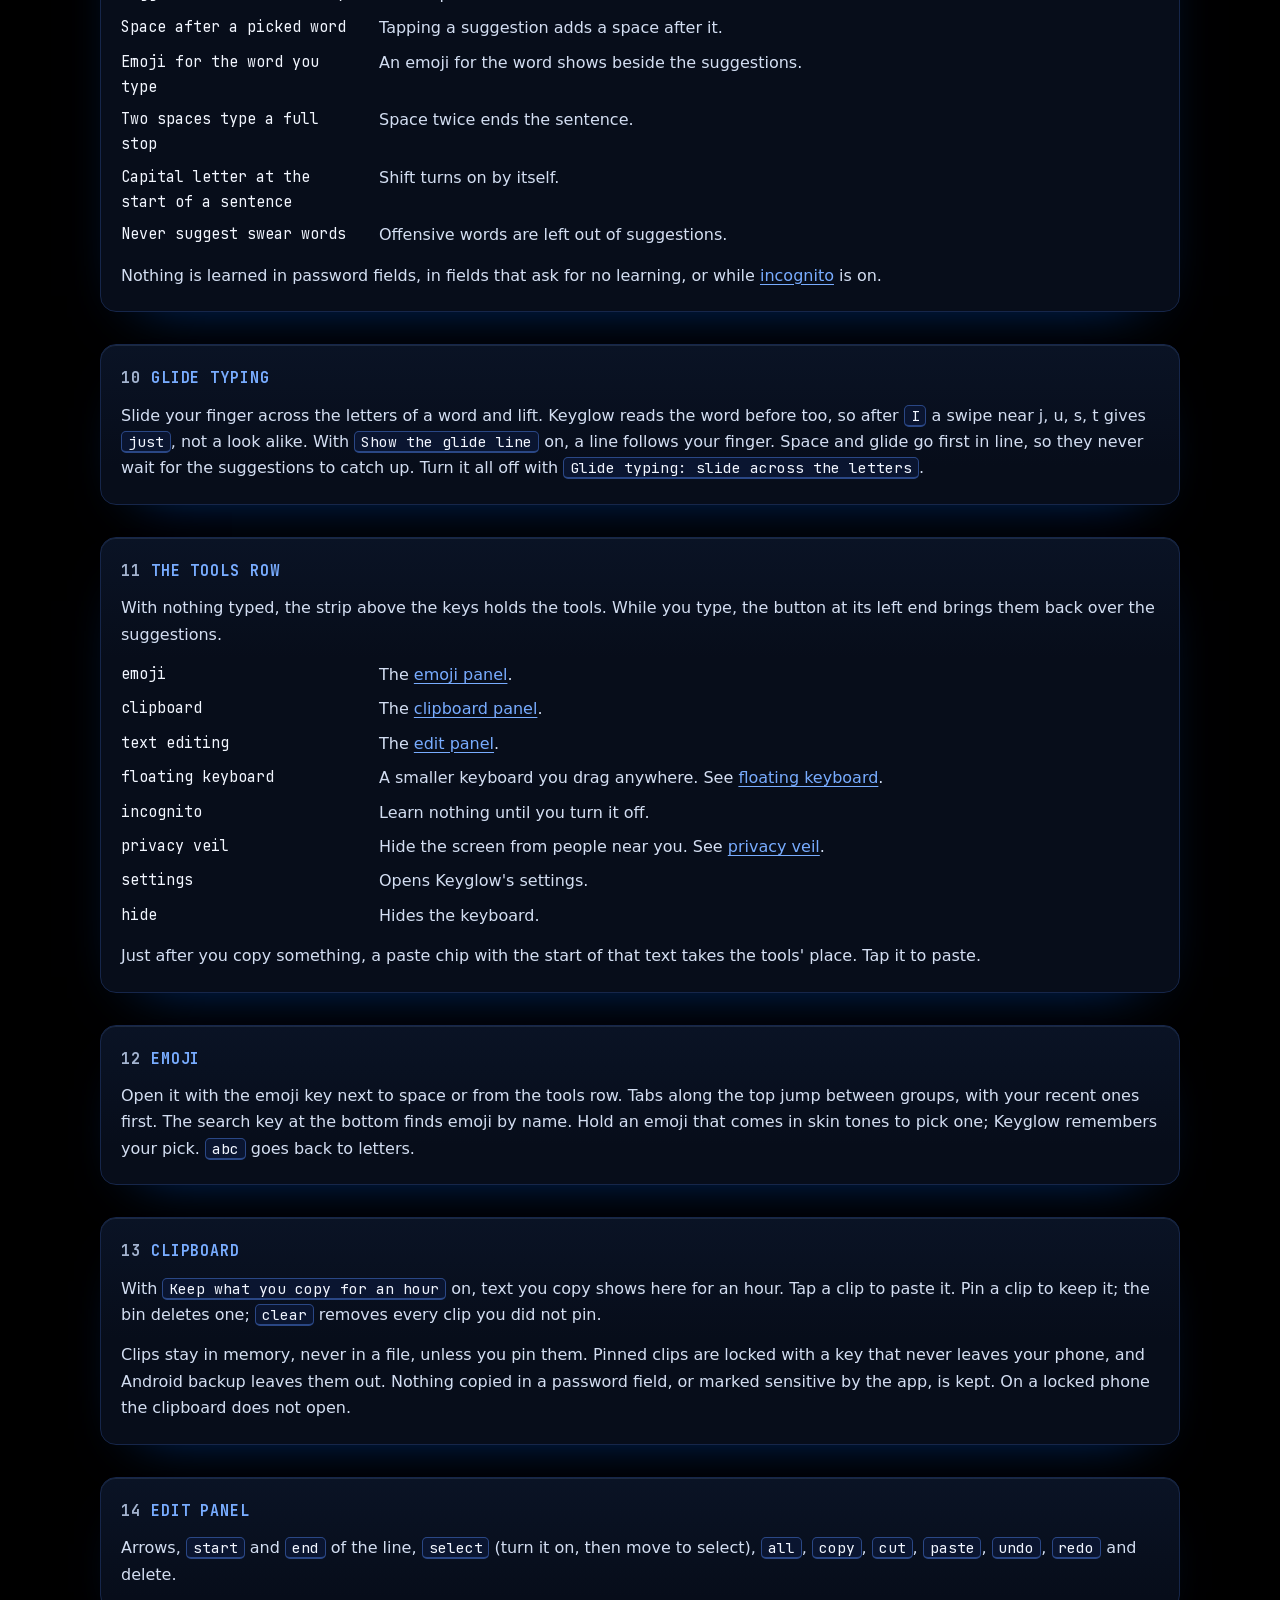
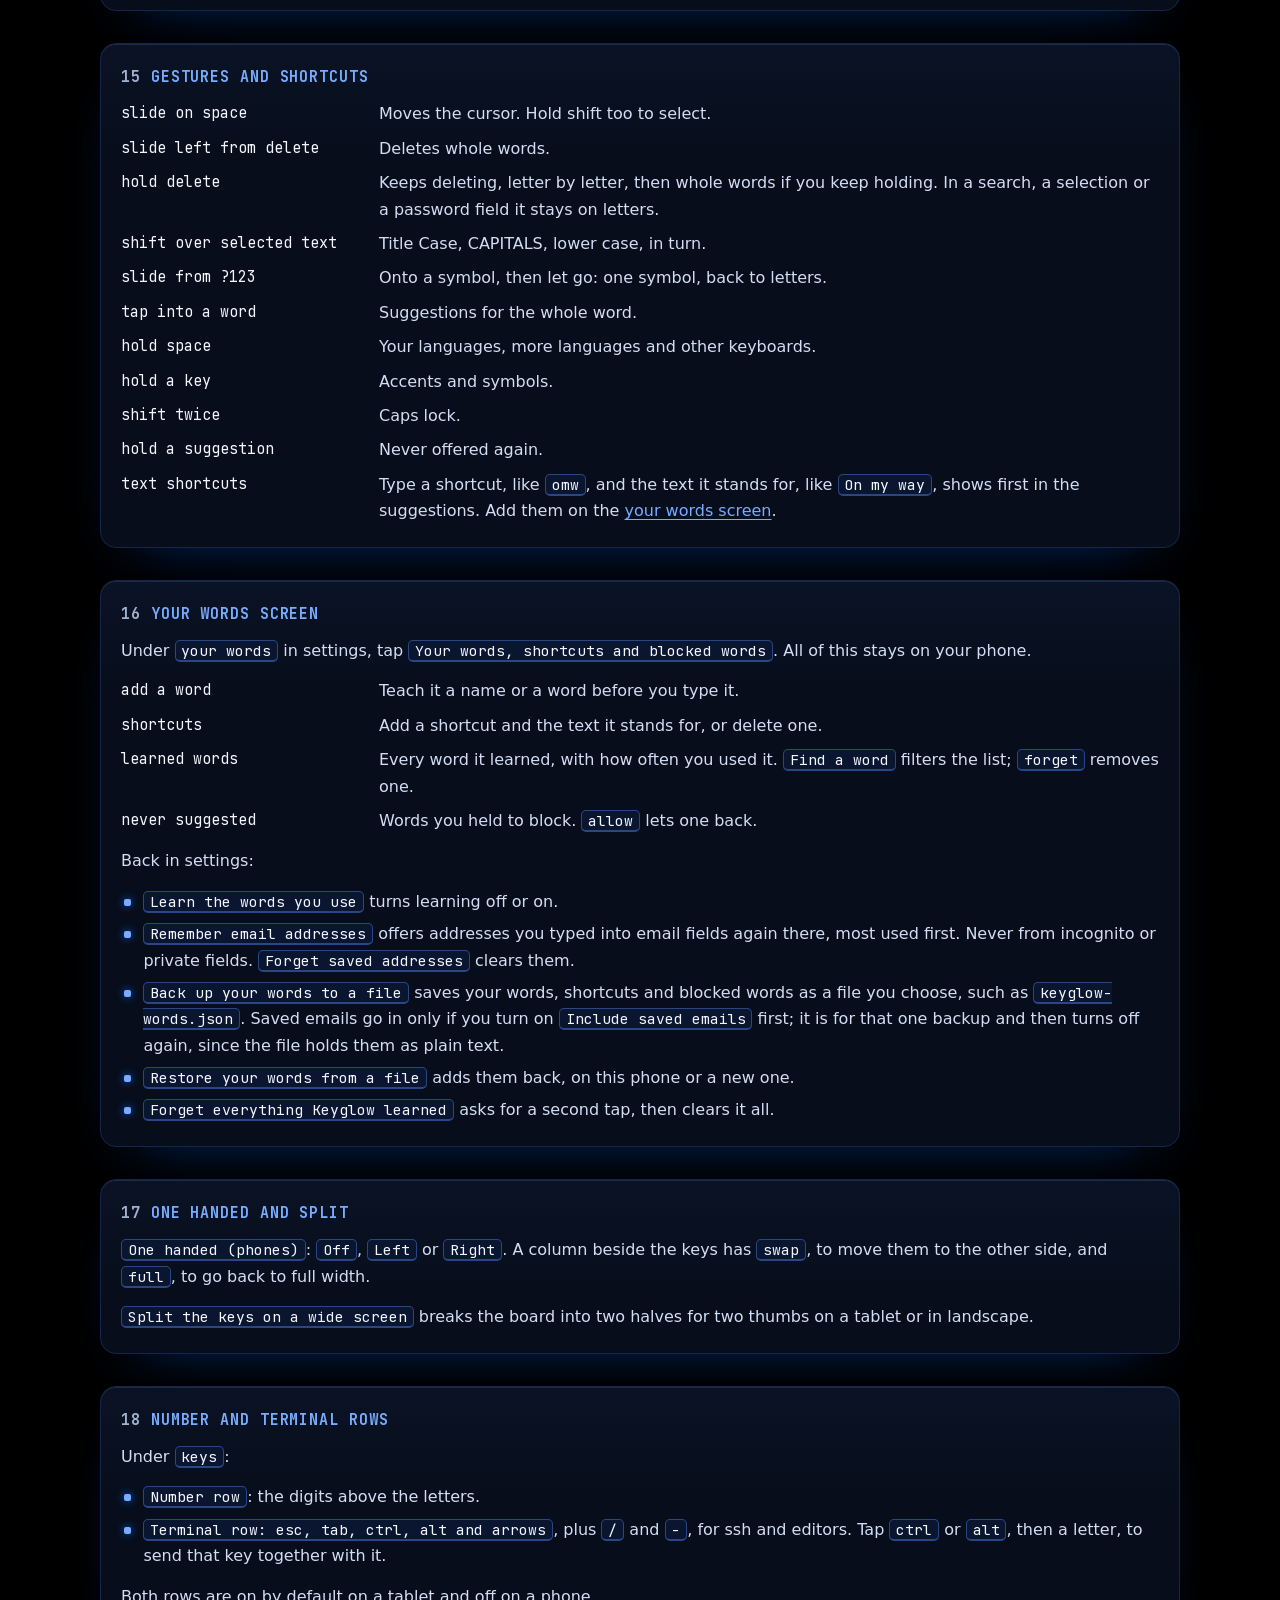
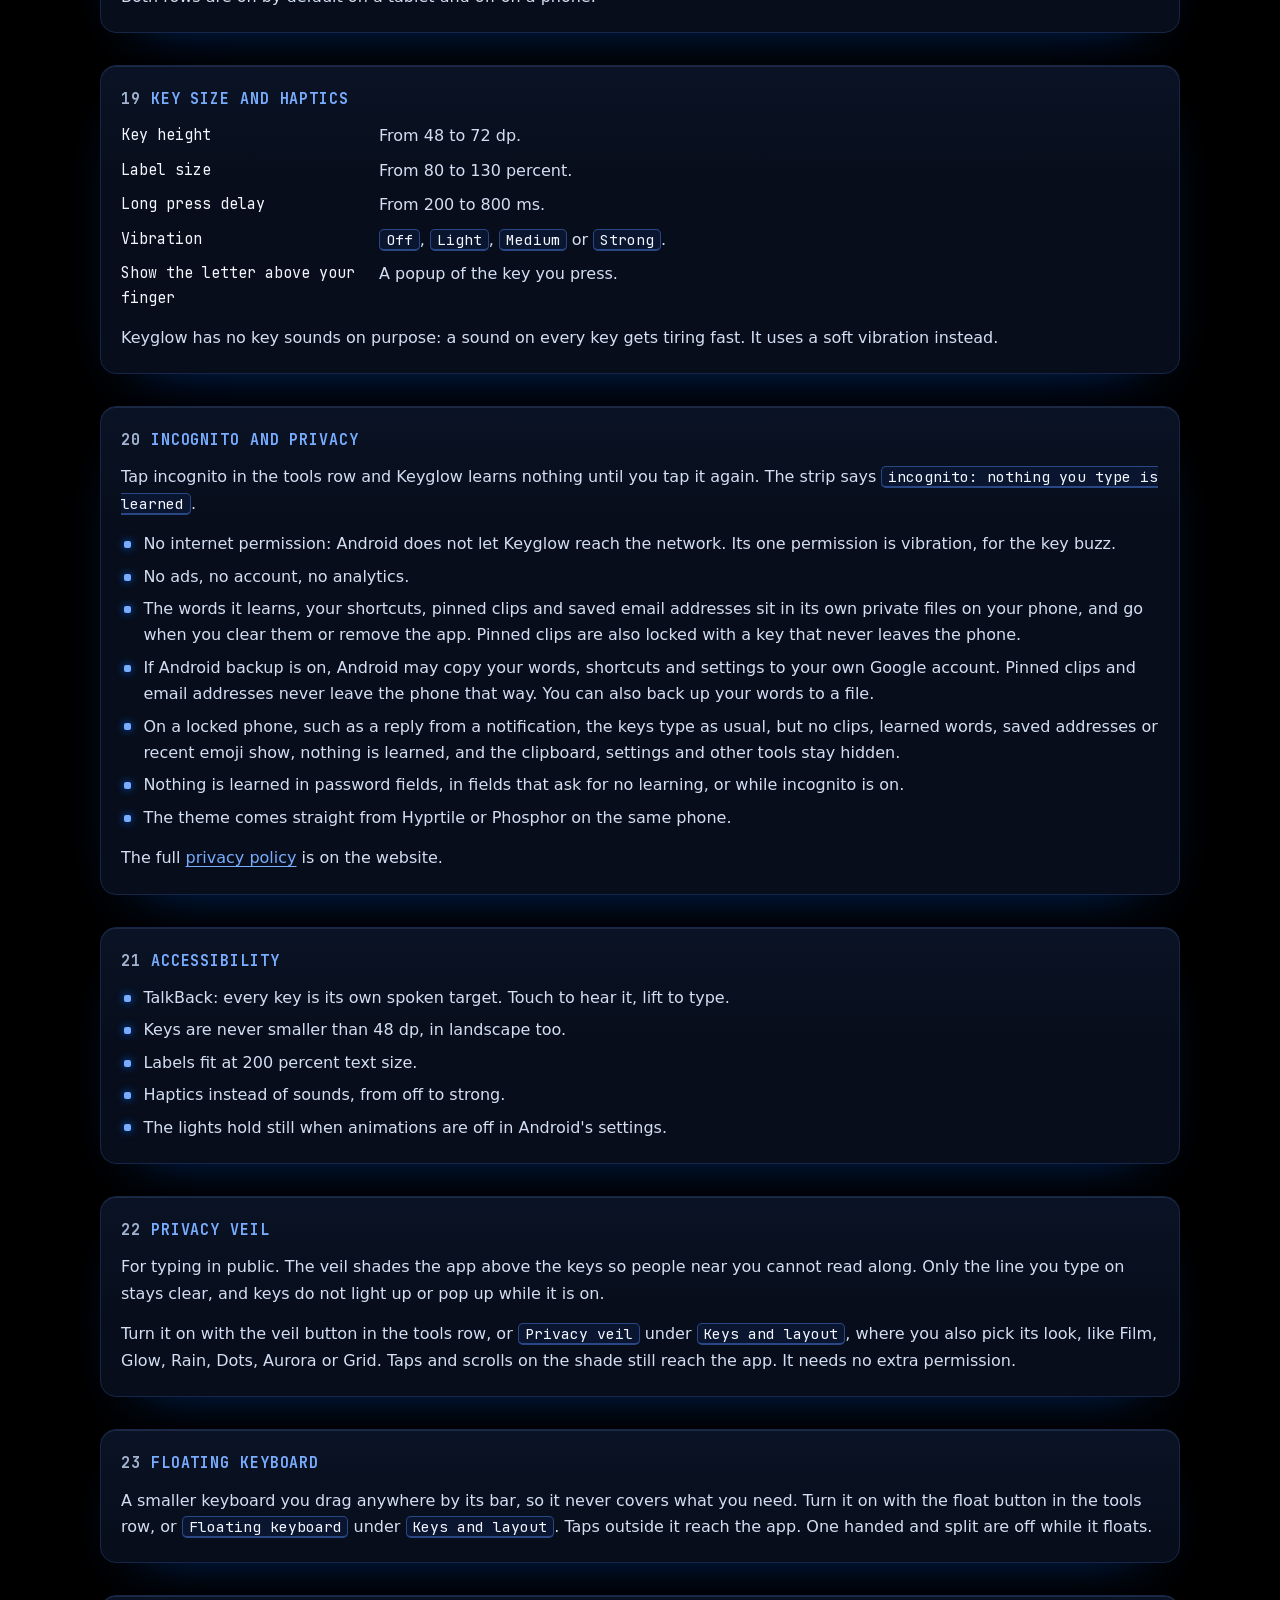
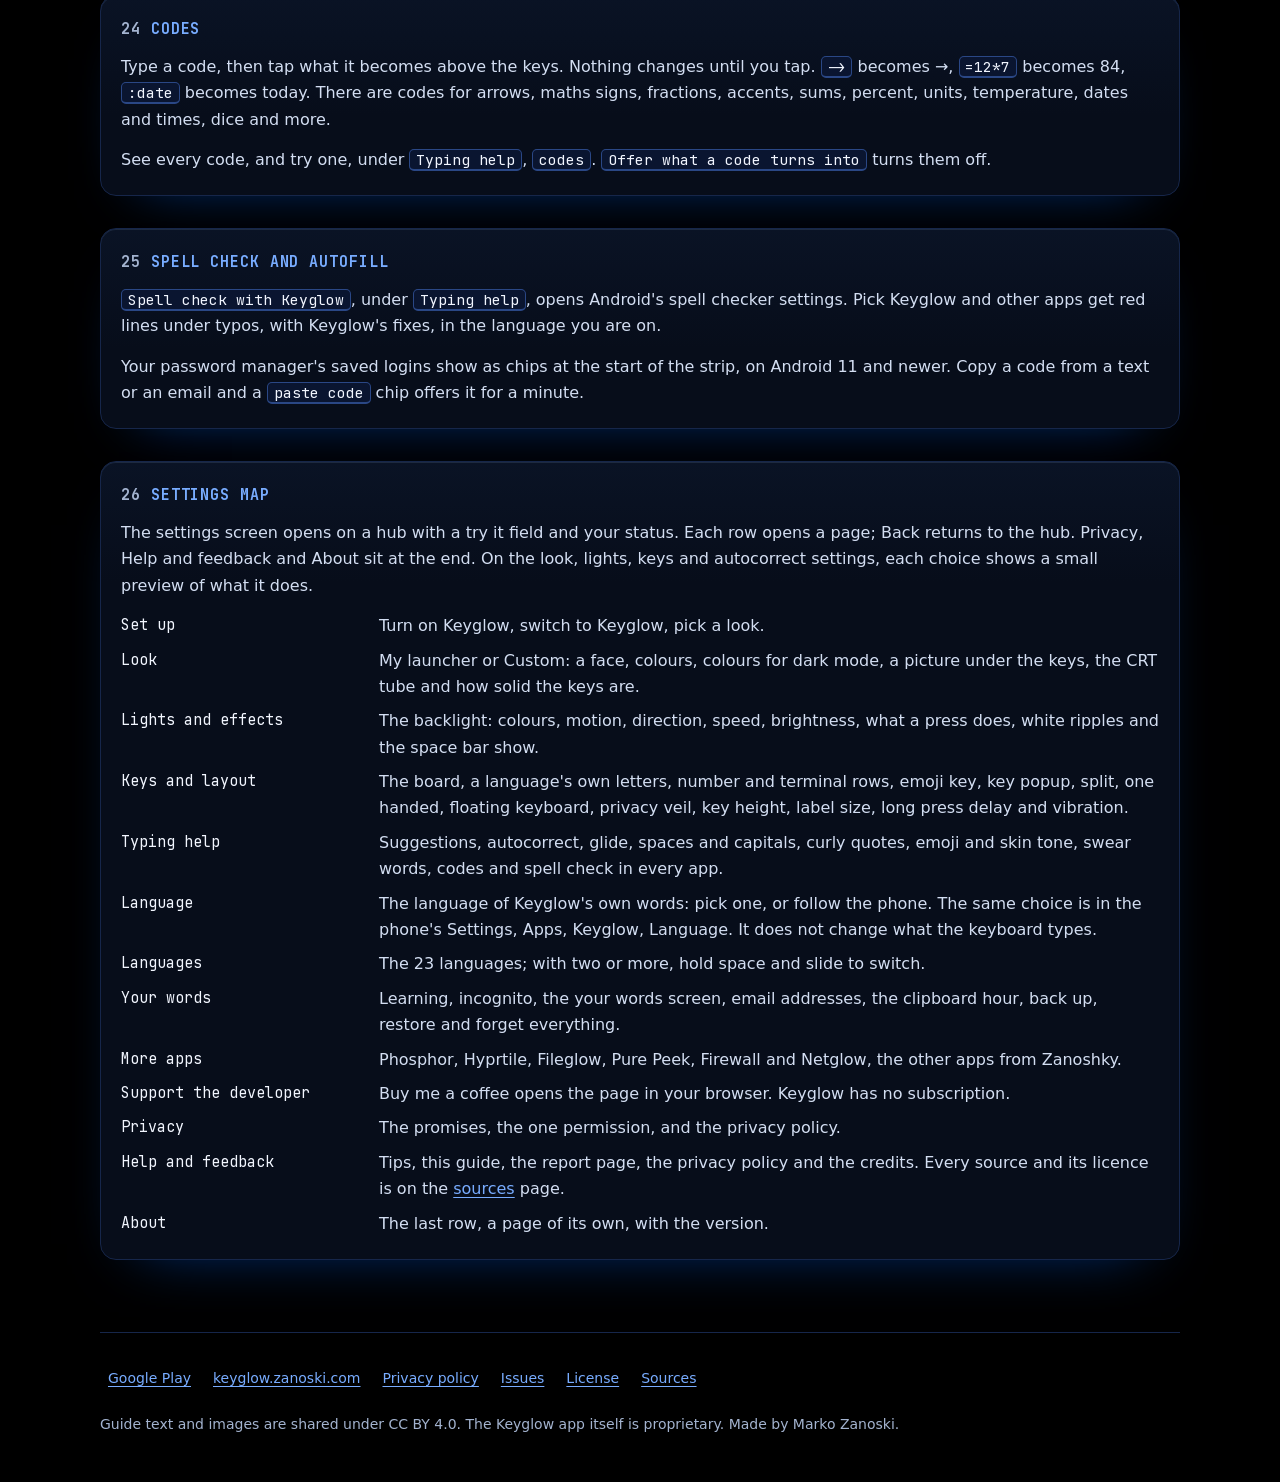
<file: docs/guide.html>
<!doctype html>
<html lang="en">
<head>
<meta charset="utf-8">
<meta name="viewport" content="width=device-width, initial-scale=1, viewport-fit=cover">
<title>Guide · Keyglow user guide</title>
<meta name="description" content="The Keyglow user guide from A to Z: setup, languages, looks and themes, lighting, typing help, glide, panels, your words, keys and privacy.">
<meta name="theme-color" content="#000000">
<meta property="og:title" content="Guide · Keyglow user guide">
<meta property="og:description" content="The Keyglow user guide from A to Z: setup, languages, looks and themes, lighting, typing help, glide, panels, your words, keys and privacy.">
<meta property="og:image" content="https://zanoshky.github.io/keyglow-keyboard/img/phone-1-rainbow.webp">
<link rel="icon" href="img/favicon.svg" type="image/svg+xml">
<link rel="icon" type="image/png" href="img/icon-192.png">
<link rel="preload" href="fonts/jetbrains-mono-latin.woff2" as="font" type="font/woff2" crossorigin>
<link rel="stylesheet" href="style.css">
</head>
<body>
<a class="skip" href="#main">Skip to content</a>
<div class="wrap">
<header class="top">
  <a class="brand" href="index.html"><img src="img/icon-192.png" alt="" width="32" height="32"><span>keyglow <span class="path">~/guide</span></span></a>
  <nav class="nav" aria-label="Guide pages"><ul><li><a href="index.html">home</a></li><li><a href="guide.html" aria-current="page">guide</a></li><li><a href="cookbook.html">cookbook</a></li><li><a href="runbook.html">runbook</a></li><li><a href="faq.html">faq</a></li><li><a href="report.html">report a bug</a></li></ul></nav>
</header>
<main id="main">

<h1>The guide<span class="cursor" aria-hidden="true"></span></h1>
<p class="lede">Everything Keyglow does, from install to the last setting, in order. Words in <code>code</code> are what you see in the app.</p>

<nav class="box toc" aria-labelledby="toc-h"><h2 class="tag" id="toc-h">contents</h2><ol>
<li><a href="#install"><span class="n">01</span>Install</a></li>
<li><a href="#setup"><span class="n">02</span>Turn it on and pick it</a></li>
<li><a href="#switch"><span class="n">03</span>Switch keyboards</a></li>
<li><a href="#board"><span class="n">04</span>The keys and pages</a></li>
<li><a href="#languages"><span class="n">05</span>Languages</a></li>
<li><a href="#layout"><span class="n">06</span>Layout</a></li>
<li><a href="#look"><span class="n">07</span>Look and themes</a></li>
<li><a href="#lighting"><span class="n">08</span>Lighting</a></li>
<li><a href="#typing"><span class="n">09</span>Suggestions and autocorrect</a></li>
<li><a href="#glide"><span class="n">10</span>Glide typing</a></li>
<li><a href="#strip"><span class="n">11</span>The tools row</a></li>
<li><a href="#emoji"><span class="n">12</span>Emoji</a></li>
<li><a href="#clipboard"><span class="n">13</span>Clipboard</a></li>
<li><a href="#edit"><span class="n">14</span>Edit panel</a></li>
<li><a href="#shortcuts"><span class="n">15</span>Gestures and shortcuts</a></li>
<li><a href="#words"><span class="n">16</span>Your words screen</a></li>
<li><a href="#hand"><span class="n">17</span>One handed and split</a></li>
<li><a href="#rows"><span class="n">18</span>Number and terminal rows</a></li>
<li><a href="#size"><span class="n">19</span>Key size and haptics</a></li>
<li><a href="#incognito"><span class="n">20</span>Incognito and privacy</a></li>
<li><a href="#a11y"><span class="n">21</span>Accessibility</a></li>
<li><a href="#veil"><span class="n">22</span>Privacy veil</a></li>
<li><a href="#float"><span class="n">23</span>Floating keyboard</a></li>
<li><a href="#codes"><span class="n">24</span>Codes</a></li>
<li><a href="#spell"><span class="n">25</span>Spell check and autofill</a></li>
<li><a href="#settings"><span class="n">26</span>Settings map</a></li>
</ol></nav>

<section class="box" id="install" aria-labelledby="install-h"><h2 class="tag" id="install-h"><span class="n">01</span>install</h2>
<p>Get Keyglow on <a href="https://play.google.com/store/apps/details?id=com.zanoshky.keyglow&amp;referrer=utm_source%3Dkeyglow-guide%26utm_medium%3Ddocs%26utm_campaign%3Dkeyglow-2026-11">Google Play</a>. You pay once: 2.49 USD or EUR, and 1.99 in many countries. There are no ads, no subscription and no account. Keyglow runs on Android 10 or newer, on phones and tablets, in portrait and landscape.</p>
</section>

<section class="box" id="setup" aria-labelledby="setup-h"><h2 class="tag" id="setup-h"><span class="n">02</span>turn it on and pick it</h2>
<p>Android keeps every keyboard switched off until you turn it on, so the first time you open Keyglow it walks you through three short screens, one job each. Each screen moves on by itself when you come back to it.</p>
<ol class="steps">
  <li><code>Turn on Keyglow</code>: <code>Open the keyboard list</code> shows Android's list of keyboards. Switch Keyglow on. Android shows a warning that a keyboard can see what you type; that is shown for every keyboard. Keyglow has no internet permission, so what you type cannot leave your phone.</li>
  <li><code>Switch to Keyglow</code>: <code>Pick Keyglow</code> opens Android's keyboard picker. Pick Keyglow.</li>
  <li><code>Pick a look</code>: the keyboard opens above a <code>try it</code> field. Tap a look and the keys change while you type. <code>Done</code> takes you to the settings.</li>
</ol>
<p><code>Skip setup</code> on any screen goes straight to the settings, which keep the same steps under <code>set up</code> until both are done. The settings screen is drawn in the keyboard's own colours, so it previews your theme too.</p>
<p>To open the settings later, open the Keyglow app, or tap the gear in the <a href="#strip">tools row</a> above the keys.</p>
</section>

<section class="box" id="switch" aria-labelledby="switch-h"><h2 class="tag" id="switch-h"><span class="n">03</span>switch keyboards</h2>
<ul class="term">
  <li>Hold the space bar: the keys make way for your languages. Tap one to type in it, <code>More languages</code> to add some, or <code>Other keyboards</code> for Android's keyboard picker.</li>
  <li>With two or more languages on, hold space and let go without sliding to get the same list. Slide instead and you switch language.</li>
  <li>Many phones also show a small keyboard button in the navigation bar while you type.</li>
</ul>
<p>To go back to your old keyboard, pick it in the same place. Keyglow keeps your settings and words.</p>
</section>

<section class="box" id="board" aria-labelledby="board-h"><h2 class="tag" id="board-h"><span class="n">04</span>the keys and pages</h2>
<dl class="keys">
  <dt>letters</dt><dd>Your layout, with shift, delete, <code>?123</code>, comma, space, full stop and enter. The enter key shows what the field asks for.</dd>
  <dt>?123</dt><dd>Numbers and symbols. <code>=\&lt;</code> opens a second symbols page. <code>abc</code> goes back to letters. For one symbol, slide from <code>?123</code> onto it and let go: it types the symbol and goes back to the letters.</dd>
  <dt>number pad</dt><dd>Shown by itself in a field that asks for a number.</dd>
  <dt>phone pad</dt><dd>Shown by itself in a field that asks for a phone number.</dd>
  <dt>long press</dt><dd>Hold a letter for its number and its accents. Hold a symbol for its relatives, like <code>€ £ ¥</code> on <code>$</code>.</dd>
  <dt>shift</dt><dd>Tap once for one capital, tap twice for caps lock. A capital comes by itself at the start of a sentence, if <code>Capital letter at the start of a sentence</code> is on. With text selected, tap shift to switch it between Title Case, CAPITALS and lower case; it stays selected, so tap again for the next.</dd>
  <dt>emoji key</dt><dd>Next to space, if <code>Emoji key next to space</code> is on.</dd>
</dl>
</section>

<section class="box" id="languages" aria-labelledby="languages-h"><h2 class="tag" id="languages-h"><span class="n">05</span>languages</h2>
<p>Under <code>languages</code>, turn on every language you write in. At least one stays on. The first time, Keyglow picks your phone's language if it has it, else English.</p>
<ul class="langs" aria-label="The 23 languages">
<li>English</li><li>Deutsch <span>German</span></li><li>Français <span>French</span></li><li>Español <span>Spanish</span></li><li>Italiano <span>Italian</span></li><li>Português <span>Portuguese</span></li><li>Nederlands <span>Dutch</span></li><li>Polski <span>Polish</span></li><li>Svenska <span>Swedish</span></li><li>Dansk <span>Danish</span></li><li>Norsk bokmål <span>Norwegian</span></li><li>Suomi <span>Finnish</span></li><li>Čeština <span>Czech</span></li><li>Slovenčina <span>Slovak</span></li><li>Slovenščina <span>Slovenian</span></li><li>Hrvatski <span>Croatian</span></li><li>Magyar <span>Hungarian</span></li><li>Română <span>Romanian</span></li><li>Türkçe <span>Turkish</span></li><li>Català <span>Catalan</span></li><li>Bahasa Indonesia <span>Indonesian</span></li><li>Lietuvių <span>Lithuanian</span></li><li>Latviešu <span>Latvian</span></li>
</ul>
<ul class="term">
  <li>With two or more on, the space bar shows the language you are on. Hold space and a popup over the bar shows the language between a left and a right arrow. Slide left or right to switch, one language for each key and a half; the name in the popup changes as you go and it wraps round. Let go without sliding and your languages show in place of the keys: tap one. A quick slide without the hold still moves the cursor. TalkBack says the new language, and has Next language in the actions menu on space.</li>
  <li>Suggestions and autocorrect follow the language you are on, never a mix. If the suggestions look like the wrong language, hold space and slide.</li>
  <li>The app's own screens show Greek, Cyrillic, Vietnamese and every Latin letter in its own fonts, so text in Polish, Czech, Romanian, Hungarian, Vietnamese, Greek, Ukrainian, Russian and Turkish looks as it should.</li>
  <li>With <code>Keys for a language's own letters, like å ö ä or ñ</code> on, a language's own letters get their own keys at the end of the rows, as on its national board.</li>
</ul>
</section>

<section class="box" id="layout" aria-labelledby="layout-h"><h2 class="tag" id="layout-h"><span class="n">06</span>layout</h2>
<p>Under <code>layout</code>: <code>Automatic</code>, <code>QWERTY</code>, <code>QWERTZ</code>, <code>AZERTY</code>, <code>Dvorak</code> or <code>Colemak</code>.</p>
<p><code>Automatic</code> takes the board each language is usually typed on: QWERTZ for German, AZERTY for French, the Turkish board for Turkish. Switch language on the space bar and the board follows.</p>
</section>

<section class="box" id="look" aria-labelledby="look-h"><h2 class="tag" id="look-h"><span class="n">07</span>look and themes</h2>
<p>Under <code>look</code>, pick one of four:</p>
<dl class="keys">
  <dt>Follow the phone</dt><dd>Where Keyglow starts: Light keys by day and Dark at night, the same as your phone's dark mode, and it switches the moment the phone does. Any look you never picked comes back to this one.</dd>
  <dt>Match my launcher</dt><dd>With Hyprtile or Phosphor as your home screen, Keyglow takes the theme you use there once you pick this. Change the theme in the launcher and the keyboard follows. The line shows which launcher and theme it found.</dd>
  <dt>Tiled</dt><dd>Windows with gaps like Hyprtile: tiles with gradient borders.</dd>
  <dt>Terminal</dt><dd>Glowing text like Phosphor: a console panel with a double frame and a title, bracketed keys, a blinking block cursor on space and a CRT beam rolling down.</dd>
</dl>
<p>Below it are 84 themes: Hyprtile's 49 and Phosphor's 35. Each chip is drawn in its own colours. Tap one to use it; that also switches the look to match.</p>
<p class="note">If the line reads <code>update Hyprtile to share its theme</code> or the same for Phosphor, your launcher is an older version. Update it from Google Play and Keyglow picks up the theme.</p>
</section>

<section class="box" id="lighting" aria-labelledby="lighting-h"><h2 class="tag" id="lighting-h"><span class="n">08</span>lighting</h2>
<p>Every key is lit from below in its own colour, like an RGB keyboard, with LED strips along the edges.</p>
<dl class="keys">
  <dt>light</dt><dd><code>Off</code>, <code>Steady</code>, <code>Flow in the theme's colours</code>, <code>Rainbow flow</code> or <code>Breathe</code>.</dd>
  <dt>which way it flows</dt><dd><code>Left to right</code>, <code>Right to left</code>, <code>Up</code>, <code>Down</code>, <code>Diagonal</code>, <code>Circles out from the middle</code>, <code>Circles in to the middle</code>, <code>Rotate clockwise</code> or <code>Rotate anticlockwise</code>.</dd>
  <dt>speed</dt><dd>A slider from 1 to 10.</dd>
  <dt>brightness</dt><dd>A slider from 20 to 100 percent.</dd>
  <dt>when you press a key</dt><dd><code>Off</code>, <code>Light up the key</code>, <code>A small ring round it</code> or <code>A ring across the whole board</code>.</dd>
  <dt>White ripples</dt><dd>Presses light up in white instead of the light's colour.</dd>
</dl>
<p>The lights hold still when animations are off in Android's settings.</p>
</section>

<section class="box" id="typing" aria-labelledby="typing-h"><h2 class="tag" id="typing-h"><span class="n">09</span>suggestions and autocorrect</h2>
<p>While you type, the strip above the keys shows three words. The middle one is what space will put in. When it would correct what you typed, it is lit. The word exactly as you typed it shows in quotes, so you can always keep it.</p>
<ul class="term">
  <li>Suggestions and autocorrect use only the language you are on. Hold space and slide to switch it.</li>
  <li><code>Autocorrect</code>: <code>Off</code>, <code>Mild: only clear slips</code>, <code>Normal</code> or <code>Strong</code>.</li>
  <li>Ran two or more words together? Space splits them: <code>ihavetogo</code> becomes <code>I have to go</code>, <code>idontknow</code> becomes <code>I don't know</code>. Letters that a longer word starts with wait for a tap instead. Not in languages that write words together on purpose, such as German or Swedish.</li>
  <li>Delete right after a correction takes it back, and the word you typed is kept. Keyglow remembers that and does not make that fix again. Tapping your own word over a lit fix does the same.</li>
  <li>Keyglow learns your own words and which word follows which, for next word suggestions. It also learns where your thumb tends to land on each key, so the slips you often make cost less.</li>
  <li>Tap into a word you already typed and its suggestions show for the whole word. Tap one and it replaces all of that word. Any key lets go of the word first, so typing lands at the cursor.</li>
  <li>Hold a suggestion to never see it again. It goes to <code>never suggested</code> on the <a href="#words">your words screen</a>, where you can allow it again.</li>
</ul>
<h3>Switches under typing help</h3>
<dl class="keys">
  <dt>Suggestions above the keys</dt><dd>The strip of three words.</dd>
  <dt>Space after a picked word</dt><dd>Tapping a suggestion adds a space after it.</dd>
  <dt>Emoji for the word you type</dt><dd>An emoji for the word shows beside the suggestions.</dd>
  <dt>Two spaces type a full stop</dt><dd>Space twice ends the sentence.</dd>
  <dt>Capital letter at the start of a sentence</dt><dd>Shift turns on by itself.</dd>
  <dt>Never suggest swear words</dt><dd>Offensive words are left out of suggestions.</dd>
</dl>
<p>Nothing is learned in password fields, in fields that ask for no learning, or while <a href="#incognito">incognito</a> is on.</p>
</section>

<section class="box" id="glide" aria-labelledby="glide-h"><h2 class="tag" id="glide-h"><span class="n">10</span>glide typing</h2>
<p>Slide your finger across the letters of a word and lift. Keyglow reads the word before too, so after <code>I</code> a swipe near j, u, s, t gives <code>just</code>, not a look alike. With <code>Show the glide line</code> on, a line follows your finger. Space and glide go first in line, so they never wait for the suggestions to catch up. Turn it all off with <code>Glide typing: slide across the letters</code>.</p>
</section>

<section class="box" id="strip" aria-labelledby="strip-h"><h2 class="tag" id="strip-h"><span class="n">11</span>the tools row</h2>
<p>With nothing typed, the strip above the keys holds the tools. While you type, the button at its left end brings them back over the suggestions.</p>
<dl class="keys">
  <dt>emoji</dt><dd>The <a href="#emoji">emoji panel</a>.</dd>
  <dt>clipboard</dt><dd>The <a href="#clipboard">clipboard panel</a>.</dd>
  <dt>text editing</dt><dd>The <a href="#edit">edit panel</a>.</dd>
  <dt>floating keyboard</dt><dd>A smaller keyboard you drag anywhere. See <a href="#float">floating keyboard</a>.</dd>
  <dt>incognito</dt><dd>Learn nothing until you turn it off.</dd>
  <dt>privacy veil</dt><dd>Hide the screen from people near you. See <a href="#veil">privacy veil</a>.</dd>
  <dt>settings</dt><dd>Opens Keyglow's settings.</dd>
  <dt>hide</dt><dd>Hides the keyboard.</dd>
</dl>
<p>Just after you copy something, a paste chip with the start of that text takes the tools' place. Tap it to paste.</p>
</section>

<section class="box" id="emoji" aria-labelledby="emoji-h"><h2 class="tag" id="emoji-h"><span class="n">12</span>emoji</h2>
<p>Open it with the emoji key next to space or from the tools row. Tabs along the top jump between groups, with your recent ones first. The search key at the bottom finds emoji by name. Hold an emoji that comes in skin tones to pick one; Keyglow remembers your pick. <code>abc</code> goes back to letters.</p>
</section>

<section class="box" id="clipboard" aria-labelledby="clipboard-h"><h2 class="tag" id="clipboard-h"><span class="n">13</span>clipboard</h2>
<p>With <code>Keep what you copy for an hour</code> on, text you copy shows here for an hour. Tap a clip to paste it. Pin a clip to keep it; the bin deletes one; <code>clear</code> removes every clip you did not pin.</p>
<p>Clips stay in memory, never in a file, unless you pin them. Pinned clips are locked with a key that never leaves your phone, and Android backup leaves them out. Nothing copied in a password field, or marked sensitive by the app, is kept. On a locked phone the clipboard does not open.</p>
</section>

<section class="box" id="edit" aria-labelledby="edit-h"><h2 class="tag" id="edit-h"><span class="n">14</span>edit panel</h2>
<p>Arrows, <code>start</code> and <code>end</code> of the line, <code>select</code> (turn it on, then move to select), <code>all</code>, <code>copy</code>, <code>cut</code>, <code>paste</code>, <code>undo</code>, <code>redo</code> and delete.</p>
</section>

<section class="box" id="shortcuts" aria-labelledby="shortcuts-h"><h2 class="tag" id="shortcuts-h"><span class="n">15</span>gestures and shortcuts</h2>
<dl class="keys">
  <dt>slide on space</dt><dd>Moves the cursor. Hold shift too to select.</dd>
  <dt>slide left from delete</dt><dd>Deletes whole words.</dd>
  <dt>hold delete</dt><dd>Keeps deleting, letter by letter, then whole words if you keep holding. In a search, a selection or a password field it stays on letters.</dd>
  <dt>shift over selected text</dt><dd>Title Case, CAPITALS, lower case, in turn.</dd>
  <dt>slide from ?123</dt><dd>Onto a symbol, then let go: one symbol, back to letters.</dd>
  <dt>tap into a word</dt><dd>Suggestions for the whole word.</dd>
  <dt>hold space</dt><dd>Your languages, more languages and other keyboards.</dd>
  <dt>hold a key</dt><dd>Accents and symbols.</dd>
  <dt>shift twice</dt><dd>Caps lock.</dd>
  <dt>hold a suggestion</dt><dd>Never offered again.</dd>
  <dt>text shortcuts</dt><dd>Type a shortcut, like <code>omw</code>, and the text it stands for, like <code>On my way</code>, shows first in the suggestions. Add them on the <a href="#words">your words screen</a>.</dd>
</dl>
</section>

<section class="box" id="words" aria-labelledby="words-h"><h2 class="tag" id="words-h"><span class="n">16</span>your words screen</h2>
<p>Under <code>your words</code> in settings, tap <code>Your words, shortcuts and blocked words</code>. All of this stays on your phone.</p>
<dl class="keys">
  <dt>add a word</dt><dd>Teach it a name or a word before you type it.</dd>
  <dt>shortcuts</dt><dd>Add a shortcut and the text it stands for, or delete one.</dd>
  <dt>learned words</dt><dd>Every word it learned, with how often you used it. <code>Find a word</code> filters the list; <code>forget</code> removes one.</dd>
  <dt>never suggested</dt><dd>Words you held to block. <code>allow</code> lets one back.</dd>
</dl>
<p>Back in settings:</p>
<ul class="term">
  <li><code>Learn the words you use</code> turns learning off or on.</li>
  <li><code>Remember email addresses</code> offers addresses you typed into email fields again there, most used first. Never from incognito or private fields. <code>Forget saved addresses</code> clears them.</li>
  <li><code>Back up your words to a file</code> saves your words, shortcuts and blocked words as a file you choose, such as <code>keyglow-words.json</code>. Saved emails go in only if you turn on <code>Include saved emails</code> first; it is for that one backup and then turns off again, since the file holds them as plain text.</li>
  <li><code>Restore your words from a file</code> adds them back, on this phone or a new one.</li>
  <li><code>Forget everything Keyglow learned</code> asks for a second tap, then clears it all.</li>
</ul>
</section>

<section class="box" id="hand" aria-labelledby="hand-h"><h2 class="tag" id="hand-h"><span class="n">17</span>one handed and split</h2>
<p><code>One handed (phones)</code>: <code>Off</code>, <code>Left</code> or <code>Right</code>. A column beside the keys has <code>swap</code>, to move them to the other side, and <code>full</code>, to go back to full width.</p>
<p><code>Split the keys on a wide screen</code> breaks the board into two halves for two thumbs on a tablet or in landscape.</p>
</section>

<section class="box" id="rows" aria-labelledby="rows-h"><h2 class="tag" id="rows-h"><span class="n">18</span>number and terminal rows</h2>
<p>Under <code>keys</code>:</p>
<ul class="term">
  <li><code>Number row</code>: the digits above the letters.</li>
  <li><code>Terminal row: esc, tab, ctrl, alt and arrows</code>, plus <code>/</code> and <code>-</code>, for ssh and editors. Tap <code>ctrl</code> or <code>alt</code>, then a letter, to send that key together with it.</li>
</ul>
<p>Both rows are on by default on a tablet and off on a phone.</p>
</section>

<section class="box" id="size" aria-labelledby="size-h"><h2 class="tag" id="size-h"><span class="n">19</span>key size and haptics</h2>
<dl class="keys">
  <dt>Key height</dt><dd>From 48 to 72 dp.</dd>
  <dt>Label size</dt><dd>From 80 to 130 percent.</dd>
  <dt>Long press delay</dt><dd>From 200 to 800 ms.</dd>
  <dt>Vibration</dt><dd><code>Off</code>, <code>Light</code>, <code>Medium</code> or <code>Strong</code>.</dd>
  <dt>Show the letter above your finger</dt><dd>A popup of the key you press.</dd>
</dl>
<p>Keyglow has no key sounds on purpose: a sound on every key gets tiring fast. It uses a soft vibration instead.</p>
</section>

<section class="box" id="incognito" aria-labelledby="incognito-h"><h2 class="tag" id="incognito-h"><span class="n">20</span>incognito and privacy</h2>
<p>Tap incognito in the tools row and Keyglow learns nothing until you tap it again. The strip says <code>incognito: nothing you type is learned</code>.</p>
<ul class="term">
  <li>No internet permission: Android does not let Keyglow reach the network. Its one permission is vibration, for the key buzz.</li>
  <li>No ads, no account, no analytics.</li>
  <li>The words it learns, your shortcuts, pinned clips and saved email addresses sit in its own private files on your phone, and go when you clear them or remove the app. Pinned clips are also locked with a key that never leaves the phone.</li>
  <li>If Android backup is on, Android may copy your words, shortcuts and settings to your own Google account. Pinned clips and email addresses never leave the phone that way. You can also back up your words to a file.</li>
  <li>On a locked phone, such as a reply from a notification, the keys type as usual, but no clips, learned words, saved addresses or recent emoji show, nothing is learned, and the clipboard, settings and other tools stay hidden.</li>
  <li>Nothing is learned in password fields, in fields that ask for no learning, or while incognito is on.</li>
  <li>The theme comes straight from Hyprtile or Phosphor on the same phone.</li>
</ul>
<p>The full <a href="https://keyglow.zanoski.com/privacy">privacy policy</a> is on the website.</p>
</section>

<section class="box" id="a11y" aria-labelledby="a11y-h"><h2 class="tag" id="a11y-h"><span class="n">21</span>accessibility</h2>
<ul class="term">
  <li>TalkBack: every key is its own spoken target. Touch to hear it, lift to type.</li>
  <li>Keys are never smaller than 48 dp, in landscape too.</li>
  <li>Labels fit at 200 percent text size.</li>
  <li>Haptics instead of sounds, from off to strong.</li>
  <li>The lights hold still when animations are off in Android's settings.</li>
</ul>
</section>

<section class="box" id="veil" aria-labelledby="veil-h"><h2 class="tag" id="veil-h"><span class="n">22</span>privacy veil</h2>
<p>For typing in public. The veil shades the app above the keys so people near you cannot read along. Only the line you type on stays clear, and keys do not light up or pop up while it is on.</p>
<p>Turn it on with the veil button in the tools row, or <code>Privacy veil</code> under <code>Keys and layout</code>, where you also pick its look, like Film, Glow, Rain, Dots, Aurora or Grid. Taps and scrolls on the shade still reach the app. It needs no extra permission.</p>
</section>

<section class="box" id="float" aria-labelledby="float-h"><h2 class="tag" id="float-h"><span class="n">23</span>floating keyboard</h2>
<p>A smaller keyboard you drag anywhere by its bar, so it never covers what you need. Turn it on with the float button in the tools row, or <code>Floating keyboard</code> under <code>Keys and layout</code>. Taps outside it reach the app. One handed and split are off while it floats.</p>
</section>

<section class="box" id="codes" aria-labelledby="codes-h"><h2 class="tag" id="codes-h"><span class="n">24</span>codes</h2>
<p>Type a code, then tap what it becomes above the keys. Nothing changes until you tap. <code>-&gt;</code> becomes →, <code>=12*7</code> becomes 84, <code>:date</code> becomes today. There are codes for arrows, maths signs, fractions, accents, sums, percent, units, temperature, dates and times, dice and more.</p>
<p>See every code, and try one, under <code>Typing help</code>, <code>codes</code>. <code>Offer what a code turns into</code> turns them off.</p>
</section>

<section class="box" id="spell" aria-labelledby="spell-h"><h2 class="tag" id="spell-h"><span class="n">25</span>spell check and autofill</h2>
<p><code>Spell check with Keyglow</code>, under <code>Typing help</code>, opens Android's spell checker settings. Pick Keyglow and other apps get red lines under typos, with Keyglow's fixes, in the language you are on.</p>
<p>Your password manager's saved logins show as chips at the start of the strip, on Android 11 and newer. Copy a code from a text or an email and a <code>paste code</code> chip offers it for a minute.</p>
</section>

<section class="box" id="settings" aria-labelledby="settings-h"><h2 class="tag" id="settings-h"><span class="n">26</span>settings map</h2>
<p>The settings screen opens on a hub with a try it field and your status. Each row opens a page; Back returns to the hub. Privacy, Help and feedback and About sit at the end. On the look, lights, keys and autocorrect settings, each choice shows a small preview of what it does.</p>
<dl class="keys">
  <dt>Set up</dt><dd>Turn on Keyglow, switch to Keyglow, pick a look.</dd>
  <dt>Look</dt><dd>My launcher or Custom: a face, colours, colours for dark mode, a picture under the keys, the CRT tube and how solid the keys are.</dd>
  <dt>Lights and effects</dt><dd>The backlight: colours, motion, direction, speed, brightness, what a press does, white ripples and the space bar show.</dd>
  <dt>Keys and layout</dt><dd>The board, a language's own letters, number and terminal rows, emoji key, key popup, split, one handed, floating keyboard, privacy veil, key height, label size, long press delay and vibration.</dd>
  <dt>Typing help</dt><dd>Suggestions, autocorrect, glide, spaces and capitals, curly quotes, emoji and skin tone, swear words, codes and spell check in every app.</dd>
  <dt>Language</dt><dd>The language of Keyglow's own words: pick one, or follow the phone. The same choice is in the phone's Settings, Apps, Keyglow, Language. It does not change what the keyboard types.</dd>
  <dt>Languages</dt><dd>The 23 languages; with two or more, hold space and slide to switch.</dd>
  <dt>Your words</dt><dd>Learning, incognito, the your words screen, email addresses, the clipboard hour, back up, restore and forget everything.</dd>
  <dt>More apps</dt><dd>Phosphor, Hyprtile, Fileglow, Pure Peek, Firewall and Netglow, the other apps from Zanoshky.</dd>
  <dt>Support the developer</dt><dd>Buy me a coffee opens the page in your browser. Keyglow has no subscription.</dd>
  <dt>Privacy</dt><dd>The promises, the one permission, and the privacy policy.</dd>
  <dt>Help and feedback</dt><dd>Tips, this guide, the report page, the privacy policy and the credits. Every source and its licence is on the <a href="sources.html">sources</a> page.</dd>
  <dt>About</dt><dd>The last row, a page of its own, with the version.</dd>
</dl>
</section>

</main>
<footer>
  <ul>
    <li><a href="https://play.google.com/store/apps/details?id=com.zanoshky.keyglow&amp;referrer=utm_source%3Dkeyglow-guide%26utm_medium%3Ddocs%26utm_campaign%3Dkeyglow-2026-11">Google Play</a></li>
    <li><a href="https://keyglow.zanoski.com">keyglow.zanoski.com</a></li>
    <li><a href="https://keyglow.zanoski.com/privacy">Privacy policy</a></li>
    <li><a href="https://github.com/Zanoshky/keyglow-keyboard/issues">Issues</a></li>
    <li><a href="https://github.com/Zanoshky/keyglow-keyboard/blob/main/LICENSE">License</a></li>
    <li><a href="sources.html">Sources</a></li>
  </ul>
  <p>Guide text and images are shared under CC BY 4.0. The Keyglow app itself is proprietary. Made by Marko Zanoski.</p>
</footer>
</div>
</body>
</html>
</file>
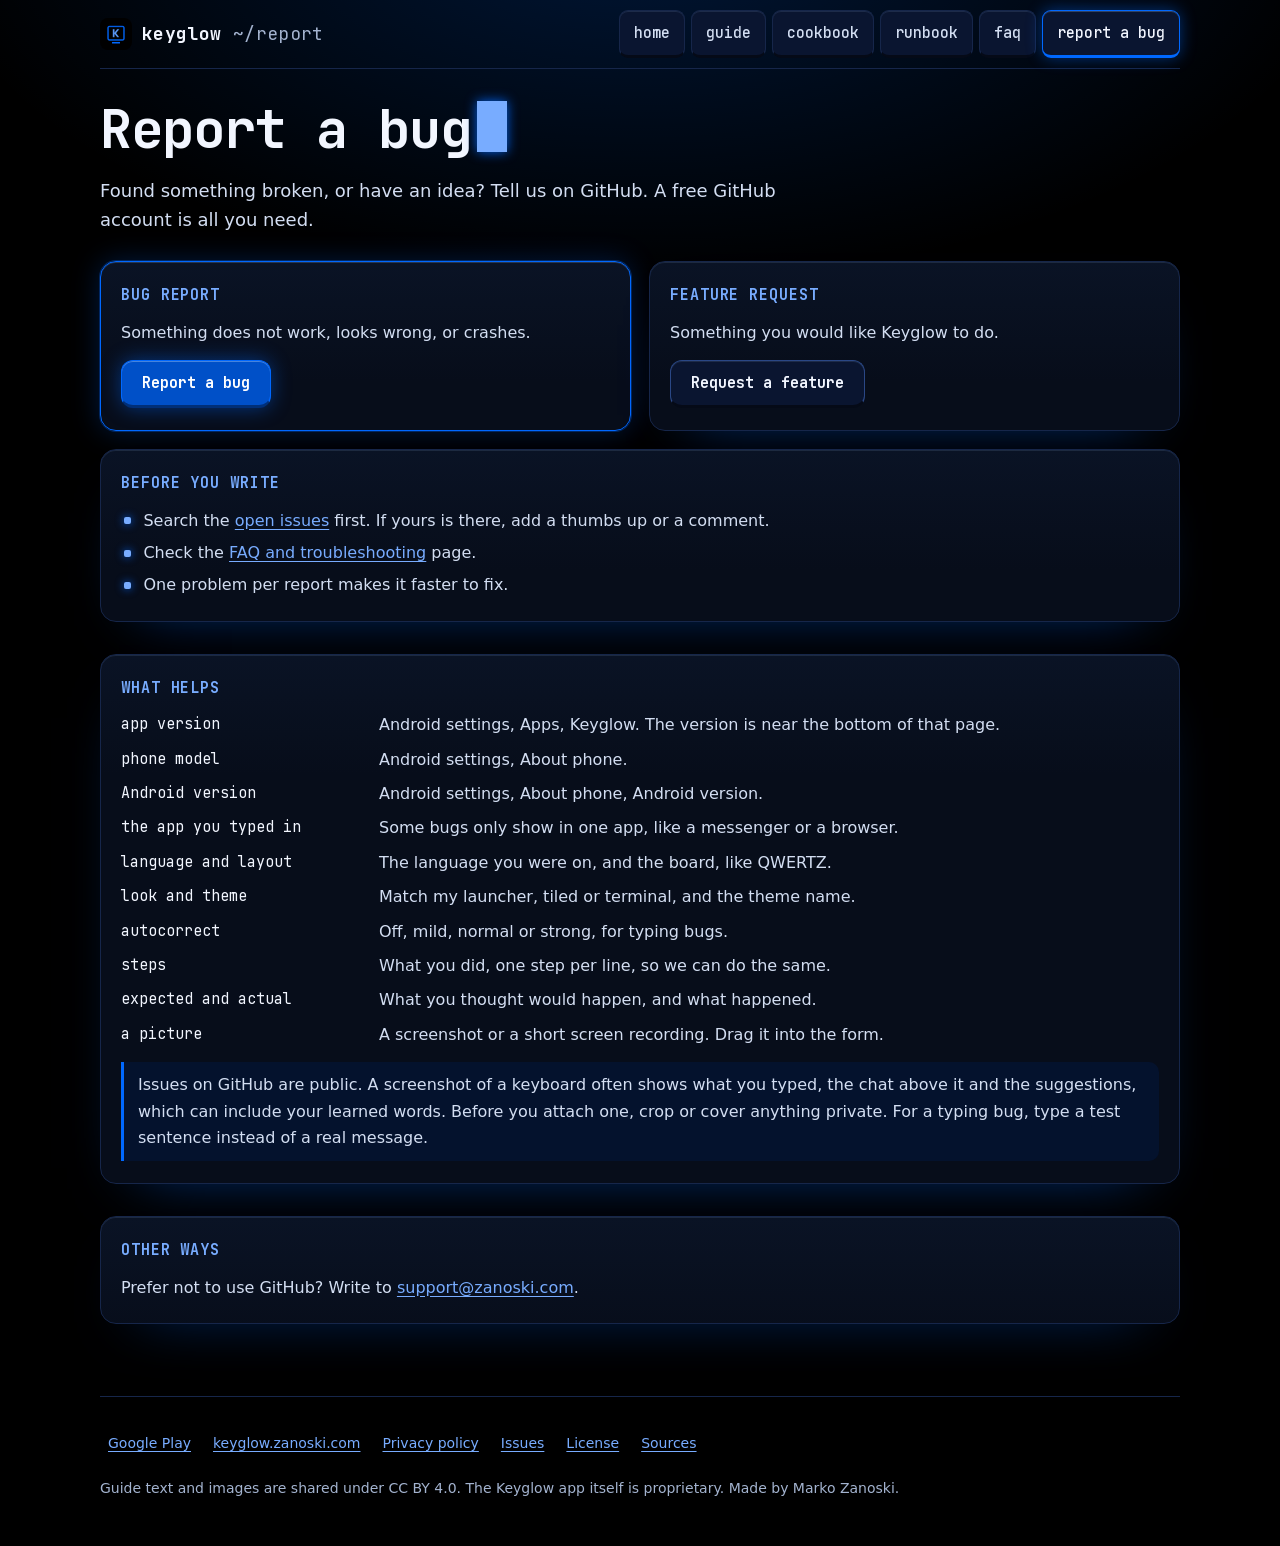
<file: docs/report.html>
<!doctype html>
<html lang="en">
<head>
<meta charset="utf-8">
<meta name="viewport" content="width=device-width, initial-scale=1, viewport-fit=cover">
<title>Report a bug · Keyglow user guide</title>
<meta name="description" content="How to report a Keyglow bug or ask for a feature on GitHub.">
<meta name="theme-color" content="#000000">
<meta property="og:title" content="Report a bug · Keyglow user guide">
<meta property="og:description" content="How to report a Keyglow bug or ask for a feature on GitHub.">
<meta property="og:image" content="https://zanoshky.github.io/keyglow-keyboard/img/phone-1-rainbow.webp">
<link rel="icon" href="img/favicon.svg" type="image/svg+xml">
<link rel="icon" type="image/png" href="img/icon-192.png">
<link rel="preload" href="fonts/jetbrains-mono-latin.woff2" as="font" type="font/woff2" crossorigin>
<link rel="stylesheet" href="style.css">
</head>
<body>
<a class="skip" href="#main">Skip to content</a>
<div class="wrap">
<header class="top">
  <a class="brand" href="index.html"><img src="img/icon-192.png" alt="" width="32" height="32"><span>keyglow <span class="path">~/report</span></span></a>
  <nav class="nav" aria-label="Guide pages"><ul><li><a href="index.html">home</a></li><li><a href="guide.html">guide</a></li><li><a href="cookbook.html">cookbook</a></li><li><a href="runbook.html">runbook</a></li><li><a href="faq.html">faq</a></li><li><a href="report.html" aria-current="page">report a bug</a></li></ul></nav>
</header>
<main id="main">

<h1>Report a bug<span class="cursor" aria-hidden="true"></span></h1>
<p class="lede">Found something broken, or have an idea? Tell us on GitHub. A free GitHub account is all you need.</p>

<div class="grid">
<div class="box lit"><h2 class="tag">bug report</h2>
<p>Something does not work, looks wrong, or crashes.</p><p><a class="btn" href="https://github.com/Zanoshky/keyglow-keyboard/issues/new?template=bug_report.yml">Report a bug</a></p>
</div>
<div class="box"><h2 class="tag">feature request</h2>
<p>Something you would like Keyglow to do.</p><p><a class="btn ghost" href="https://github.com/Zanoshky/keyglow-keyboard/issues/new?template=feature_request.yml">Request a feature</a></p>
</div>
</div>

<section class="box stack" id="before" aria-labelledby="before-h"><h2 class="tag" id="before-h">before you write</h2>
<ul class="term">
  <li>Search the <a href="https://github.com/Zanoshky/keyglow-keyboard/issues">open issues</a> first. If yours is there, add a thumbs up or a comment.</li>
  <li>Check the <a href="faq.html">FAQ and troubleshooting</a> page.</li>
  <li>One problem per report makes it faster to fix.</li>
</ul>
</section>

<section class="box" id="helps" aria-labelledby="helps-h"><h2 class="tag" id="helps-h">what helps</h2>
<dl class="keys">
  <dt>app version</dt><dd>Android settings, Apps, Keyglow. The version is near the bottom of that page.</dd>
  <dt>phone model</dt><dd>Android settings, About phone.</dd>
  <dt>Android version</dt><dd>Android settings, About phone, Android version.</dd>
  <dt>the app you typed in</dt><dd>Some bugs only show in one app, like a messenger or a browser.</dd>
  <dt>language and layout</dt><dd>The language you were on, and the board, like QWERTZ.</dd>
  <dt>look and theme</dt><dd>Match my launcher, tiled or terminal, and the theme name.</dd>
  <dt>autocorrect</dt><dd>Off, mild, normal or strong, for typing bugs.</dd>
  <dt>steps</dt><dd>What you did, one step per line, so we can do the same.</dd>
  <dt>expected and actual</dt><dd>What you thought would happen, and what happened.</dd>
  <dt>a picture</dt><dd>A screenshot or a short screen recording. Drag it into the form.</dd>
</dl>
<p class="note">Issues on GitHub are public. A screenshot of a keyboard often shows what you typed, the chat above it and the suggestions, which can include your learned words. Before you attach one, crop or cover anything private. For a typing bug, type a test sentence instead of a real message.</p>
</section>

<section class="box" id="other" aria-labelledby="other-h"><h2 class="tag" id="other-h">other ways</h2>
<p>Prefer not to use GitHub? Write to <a href="mailto:support@zanoski.com">support@zanoski.com</a>.</p>
</section>

</main>
<footer>
  <ul>
    <li><a href="https://play.google.com/store/apps/details?id=com.zanoshky.keyglow&amp;referrer=utm_source%3Dkeyglow-guide%26utm_medium%3Ddocs%26utm_campaign%3Dkeyglow-2026-11">Google Play</a></li>
    <li><a href="https://keyglow.zanoski.com">keyglow.zanoski.com</a></li>
    <li><a href="https://keyglow.zanoski.com/privacy">Privacy policy</a></li>
    <li><a href="https://github.com/Zanoshky/keyglow-keyboard/issues">Issues</a></li>
    <li><a href="https://github.com/Zanoshky/keyglow-keyboard/blob/main/LICENSE">License</a></li>
    <li><a href="sources.html">Sources</a></li>
  </ul>
  <p>Guide text and images are shared under CC BY 4.0. The Keyglow app itself is proprietary. Made by Marko Zanoski.</p>
</footer>
</div>
</body>
</html>
</file>
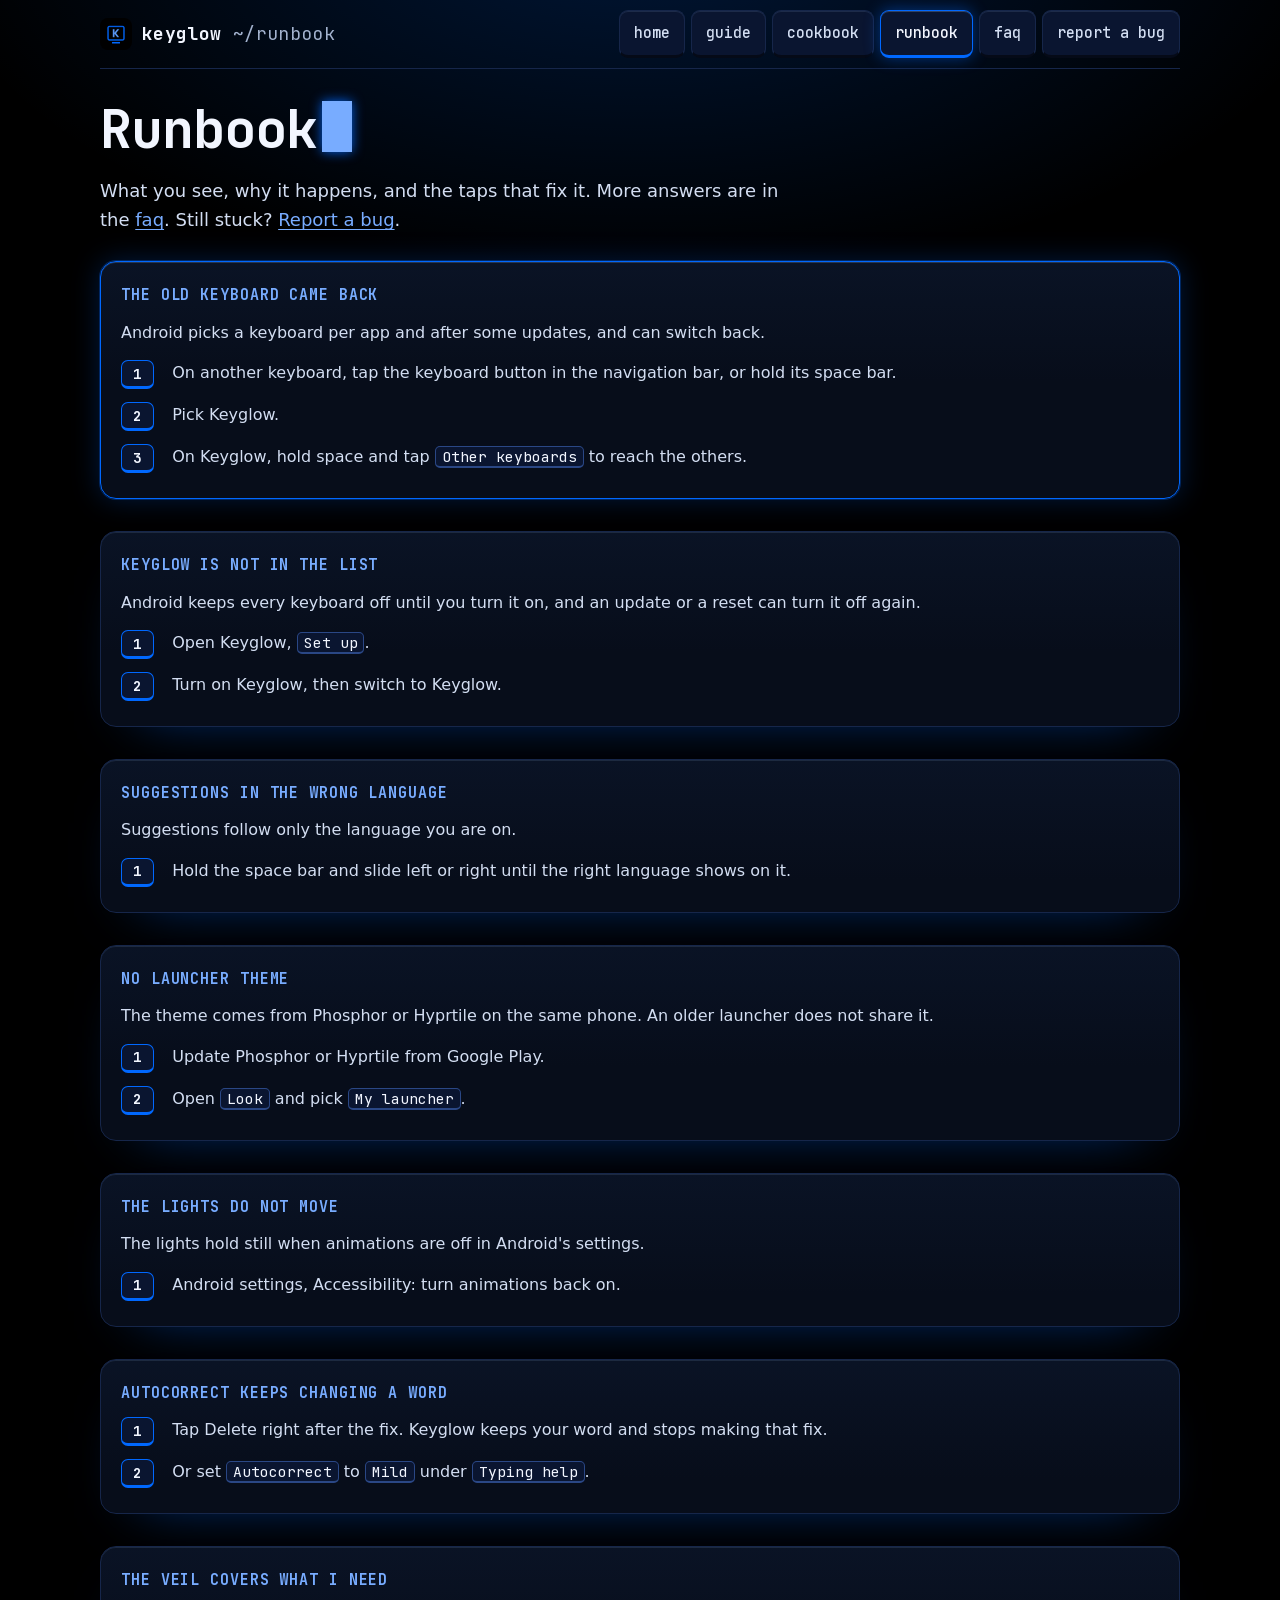
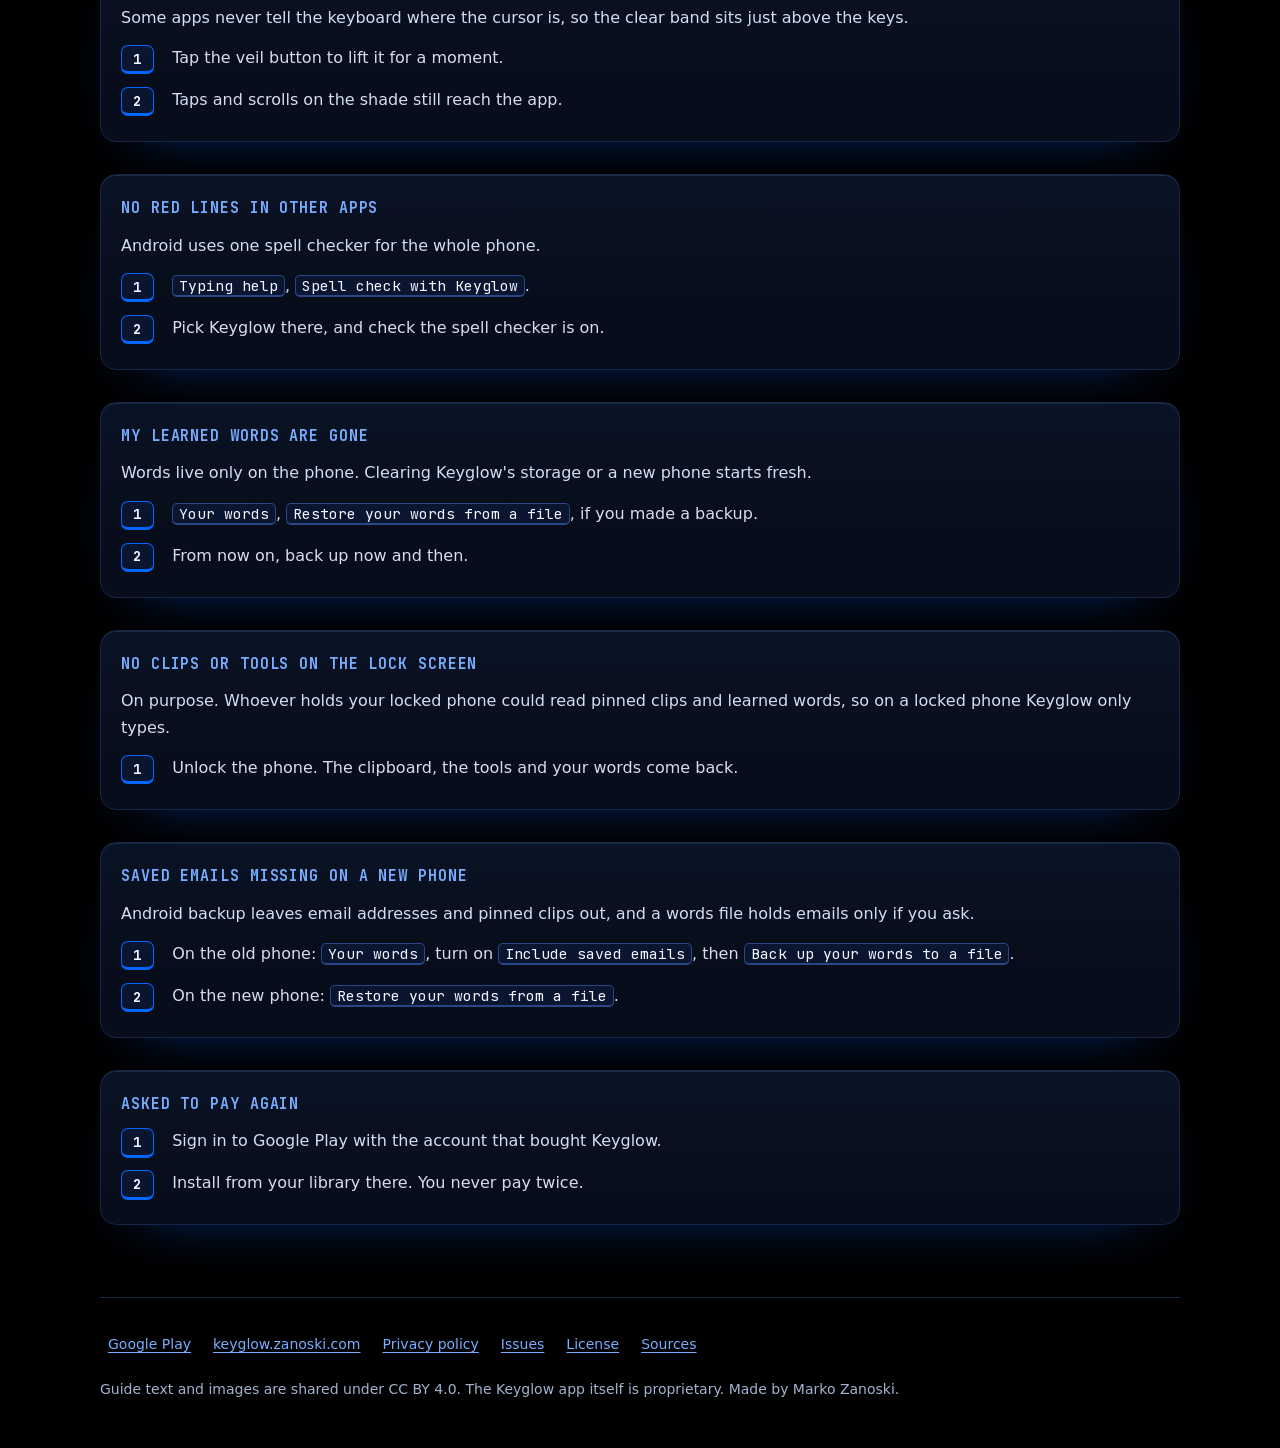
<file: docs/runbook.html>
<!doctype html>
<html lang="en">
<head>
<meta charset="utf-8">
<meta name="viewport" content="width=device-width, initial-scale=1, viewport-fit=cover">
<title>Runbook · Keyglow user guide</title>
<meta name="description" content="When something in Keyglow goes wrong: the old keyboard comes back, the wrong language, no launcher theme, keys too high, the veil, spell check, lost words and buying again.">
<meta name="theme-color" content="#000000">
<meta property="og:title" content="Runbook · Keyglow user guide">
<meta property="og:description" content="When something in Keyglow goes wrong: the old keyboard comes back, the wrong language, no launcher theme, keys too high, the veil, spell check, lost words and buying again.">
<meta property="og:image" content="https://zanoshky.github.io/keyglow-keyboard/img/phone-1-rainbow.webp">
<link rel="icon" href="img/favicon.svg" type="image/svg+xml">
<link rel="icon" type="image/png" href="img/icon-192.png">
<link rel="preload" href="fonts/jetbrains-mono-latin.woff2" as="font" type="font/woff2" crossorigin>
<link rel="stylesheet" href="style.css">
</head>
<body>
<a class="skip" href="#main">Skip to content</a>
<div class="wrap">
<header class="top">
  <a class="brand" href="index.html"><img src="img/icon-192.png" alt="" width="32" height="32"><span>keyglow <span class="path">~/runbook</span></span></a>
  <nav class="nav" aria-label="Guide pages"><ul><li><a href="index.html">home</a></li><li><a href="guide.html">guide</a></li><li><a href="cookbook.html">cookbook</a></li><li><a href="runbook.html" aria-current="page">runbook</a></li><li><a href="faq.html">faq</a></li><li><a href="report.html">report a bug</a></li></ul></nav>
</header>
<main id="main">

<h1>Runbook<span class="cursor" aria-hidden="true"></span></h1>
<p class="lede">What you see, why it happens, and the taps that fix it. More answers are in the <a href="faq.html">faq</a>. Still stuck? <a href="report.html">Report a bug</a>.</p>
<section class="box lit" id="old" aria-labelledby="old-h"><h2 class="tag" id="old-h">the old keyboard came back</h2>
<p>Android picks a keyboard per app and after some updates, and can switch back.</p>
<ol class="steps"><li>On another keyboard, tap the keyboard button in the navigation bar, or hold its space bar.</li><li>Pick Keyglow.</li><li>On Keyglow, hold space and tap <code>Other keyboards</code> to reach the others.</li></ol>
</section>
<section class="box" id="off" aria-labelledby="off-h"><h2 class="tag" id="off-h">keyglow is not in the list</h2>
<p>Android keeps every keyboard off until you turn it on, and an update or a reset can turn it off again.</p>
<ol class="steps"><li>Open Keyglow, <code>Set up</code>.</li><li>Turn on Keyglow, then switch to Keyglow.</li></ol>
</section>
<section class="box" id="lang" aria-labelledby="lang-h"><h2 class="tag" id="lang-h">suggestions in the wrong language</h2>
<p>Suggestions follow only the language you are on.</p>
<ol class="steps"><li>Hold the space bar and slide left or right until the right language shows on it.</li></ol>
</section>
<section class="box" id="theme" aria-labelledby="theme-h"><h2 class="tag" id="theme-h">no launcher theme</h2>
<p>The theme comes from Phosphor or Hyprtile on the same phone. An older launcher does not share it.</p>
<ol class="steps"><li>Update Phosphor or Hyprtile from Google Play.</li><li>Open <code>Look</code> and pick <code>My launcher</code>.</li></ol>
</section>
<section class="box" id="lights" aria-labelledby="lights-h"><h2 class="tag" id="lights-h">the lights do not move</h2>
<p>The lights hold still when animations are off in Android's settings.</p>
<ol class="steps"><li>Android settings, Accessibility: turn animations back on.</li></ol>
</section>
<section class="box" id="fix" aria-labelledby="fix-h"><h2 class="tag" id="fix-h">autocorrect keeps changing a word</h2>
<ol class="steps"><li>Tap Delete right after the fix. Keyglow keeps your word and stops making that fix.</li><li>Or set <code>Autocorrect</code> to <code>Mild</code> under <code>Typing help</code>.</li></ol>
</section>
<section class="box" id="veil" aria-labelledby="veil-h"><h2 class="tag" id="veil-h">the veil covers what I need</h2>
<p>Some apps never tell the keyboard where the cursor is, so the clear band sits just above the keys.</p>
<ol class="steps"><li>Tap the veil button to lift it for a moment.</li><li>Taps and scrolls on the shade still reach the app.</li></ol>
</section>
<section class="box" id="spell" aria-labelledby="spell-h"><h2 class="tag" id="spell-h">no red lines in other apps</h2>
<p>Android uses one spell checker for the whole phone.</p>
<ol class="steps"><li><code>Typing help</code>, <code>Spell check with Keyglow</code>.</li><li>Pick Keyglow there, and check the spell checker is on.</li></ol>
</section>
<section class="box" id="words" aria-labelledby="words-h"><h2 class="tag" id="words-h">my learned words are gone</h2>
<p>Words live only on the phone. Clearing Keyglow's storage or a new phone starts fresh.</p>
<ol class="steps"><li><code>Your words</code>, <code>Restore your words from a file</code>, if you made a backup.</li><li>From now on, back up now and then.</li></ol>
</section>
<section class="box" id="locked" aria-labelledby="locked-h"><h2 class="tag" id="locked-h">no clips or tools on the lock screen</h2>
<p>On purpose. Whoever holds your locked phone could read pinned clips and learned words, so on a locked phone Keyglow only types.</p>
<ol class="steps"><li>Unlock the phone. The clipboard, the tools and your words come back.</li></ol>
</section>
<section class="box" id="emails" aria-labelledby="emails-h"><h2 class="tag" id="emails-h">saved emails missing on a new phone</h2>
<p>Android backup leaves email addresses and pinned clips out, and a words file holds emails only if you ask.</p>
<ol class="steps"><li>On the old phone: <code>Your words</code>, turn on <code>Include saved emails</code>, then <code>Back up your words to a file</code>.</li><li>On the new phone: <code>Restore your words from a file</code>.</li></ol>
</section>
<section class="box" id="bought" aria-labelledby="bought-h"><h2 class="tag" id="bought-h">asked to pay again</h2>
<ol class="steps"><li>Sign in to Google Play with the account that bought Keyglow.</li><li>Install from your library there. You never pay twice.</li></ol>
</section>
</main>
<footer>
  <ul>
    <li><a href="https://play.google.com/store/apps/details?id=com.zanoshky.keyglow&amp;referrer=utm_source%3Dkeyglow-guide%26utm_medium%3Ddocs%26utm_campaign%3Dkeyglow-2026-11">Google Play</a></li>
    <li><a href="https://keyglow.zanoski.com">keyglow.zanoski.com</a></li>
    <li><a href="https://keyglow.zanoski.com/privacy">Privacy policy</a></li>
    <li><a href="https://github.com/Zanoshky/keyglow-keyboard/issues">Issues</a></li>
    <li><a href="https://github.com/Zanoshky/keyglow-keyboard/blob/main/LICENSE">License</a></li>
    <li><a href="sources.html">Sources</a></li>
  </ul>
  <p>Guide text and images are shared under CC BY 4.0. The Keyglow app itself is proprietary. Made by Marko Zanoski.</p>
</footer>
</div>
</body>
</html>
</file>
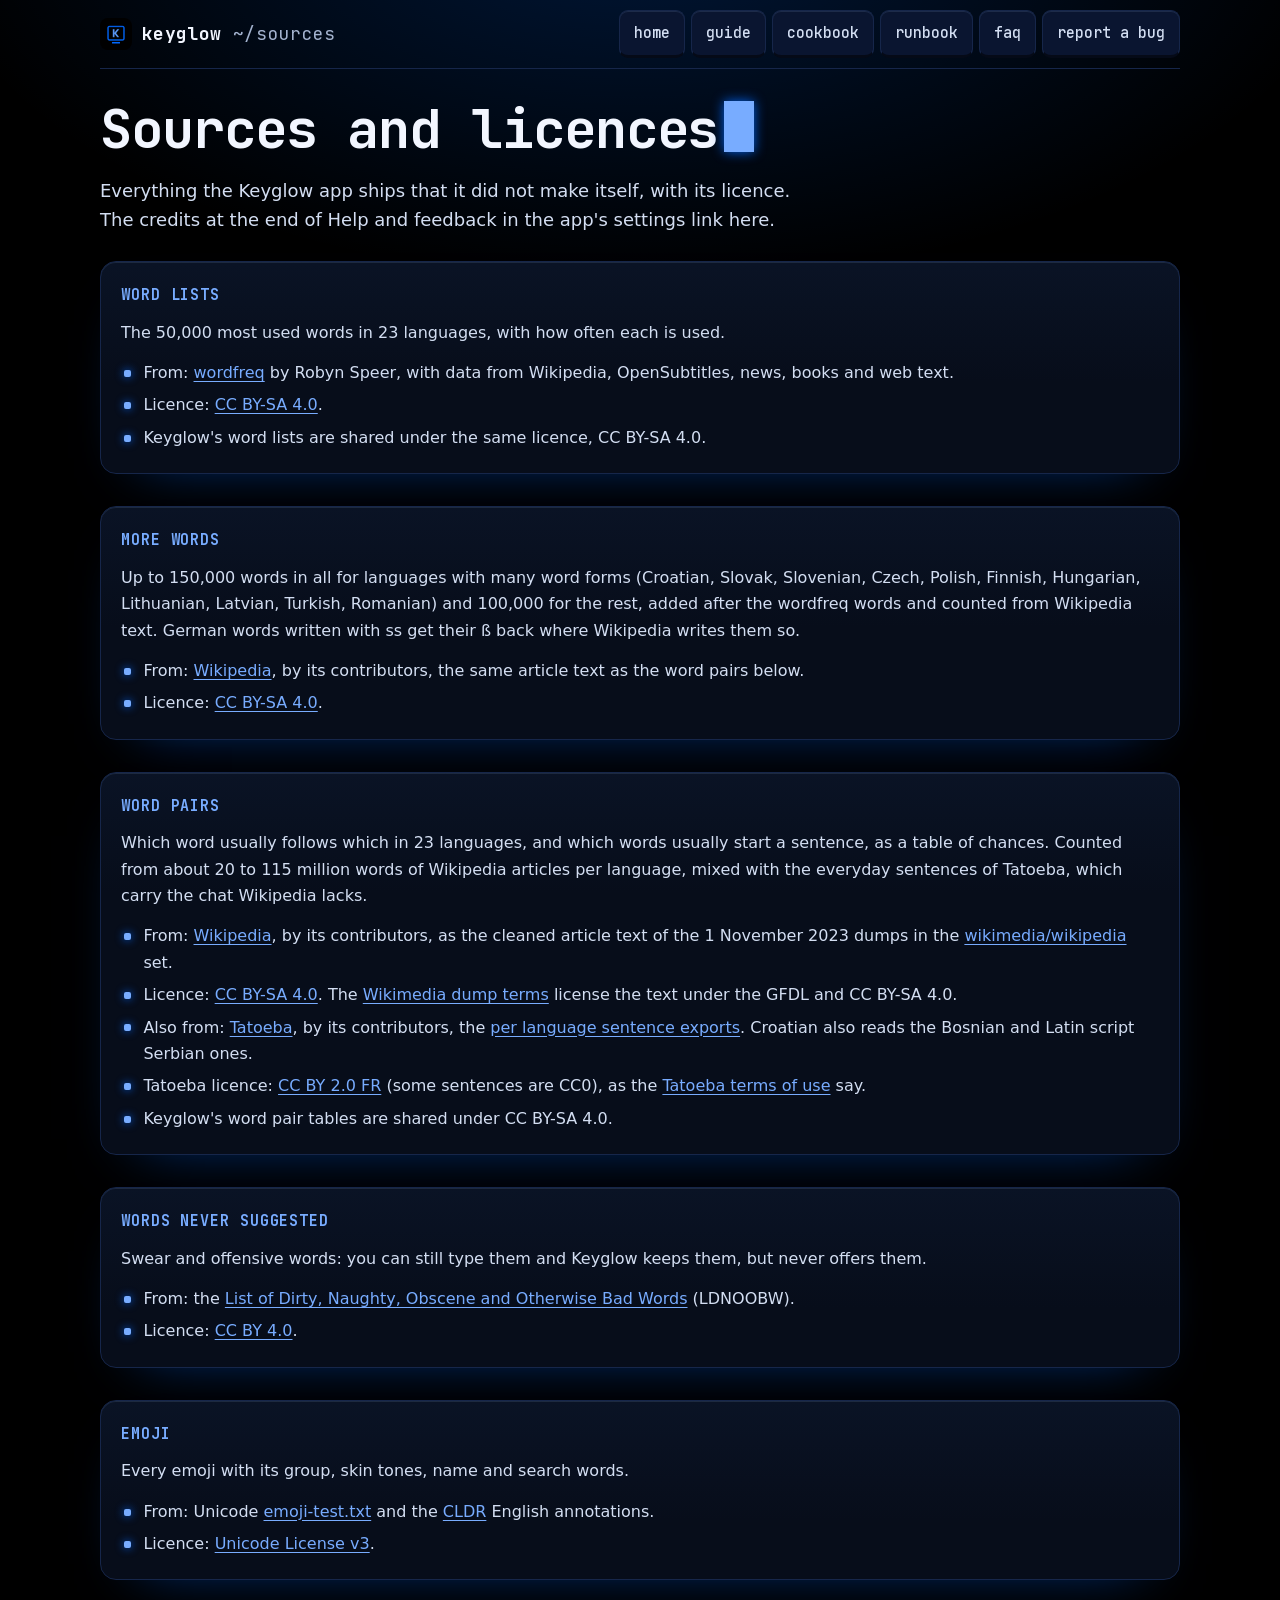
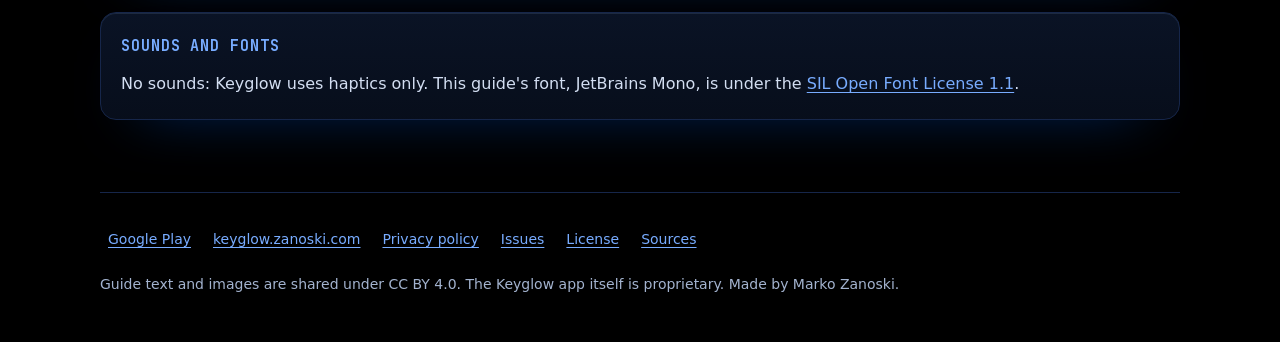
<file: docs/sources.html>
<!doctype html>
<html lang="en">
<head>
<meta charset="utf-8">
<meta name="viewport" content="width=device-width, initial-scale=1, viewport-fit=cover">
<title>Sources and licences · Keyglow user guide</title>
<meta name="description" content="Everything the Keyglow app ships that it did not make itself: word lists, word pairs, sentences, the offensive word filter and emoji data, each with its licence.">
<meta name="theme-color" content="#000000">
<meta property="og:title" content="Sources and licences · Keyglow user guide">
<meta property="og:description" content="The word lists, word pairs, sentences and emoji data in Keyglow, each with its licence.">
<meta property="og:image" content="https://zanoshky.github.io/keyglow-keyboard/img/phone-1-rainbow.webp">
<link rel="icon" href="img/favicon.svg" type="image/svg+xml">
<link rel="icon" type="image/png" href="img/icon-192.png">
<link rel="preload" href="fonts/jetbrains-mono-latin.woff2" as="font" type="font/woff2" crossorigin>
<link rel="stylesheet" href="style.css">
</head>
<body>
<a class="skip" href="#main">Skip to content</a>
<div class="wrap">
<header class="top">
  <a class="brand" href="index.html"><img src="img/icon-192.png" alt="" width="32" height="32"><span>keyglow <span class="path">~/sources</span></span></a>
  <nav class="nav" aria-label="Guide pages"><ul><li><a href="index.html">home</a></li><li><a href="guide.html">guide</a></li><li><a href="cookbook.html">cookbook</a></li><li><a href="runbook.html">runbook</a></li><li><a href="faq.html">faq</a></li><li><a href="report.html">report a bug</a></li></ul></nav>
</header>
<main id="main">

<h1>Sources and licences<span class="cursor" aria-hidden="true"></span></h1>
<p class="lede">Everything the Keyglow app ships that it did not make itself, with its licence. The credits at the end of Help and feedback in the app's settings link here.</p>

<section class="box" id="words" aria-labelledby="words-h"><h2 class="tag" id="words-h">word lists</h2>
<p>The 50,000 most used words in 23 languages, with how often each is used.</p>
<ul class="term">
  <li>From: <a href="https://github.com/rspeer/wordfreq">wordfreq</a> by Robyn Speer, with data from Wikipedia, OpenSubtitles, news, books and web text.</li>
  <li>Licence: <a href="https://creativecommons.org/licenses/by-sa/4.0/">CC BY-SA 4.0</a>.</li>
  <li>Keyglow's word lists are shared under the same licence, CC BY-SA 4.0.</li>
</ul>
</section>

<section class="box" id="more-words" aria-labelledby="more-words-h"><h2 class="tag" id="more-words-h">more words</h2>
<p>Up to 150,000 words in all for languages with many word forms (Croatian, Slovak, Slovenian, Czech, Polish, Finnish, Hungarian, Lithuanian, Latvian, Turkish, Romanian) and 100,000 for the rest, added after the wordfreq words and counted from Wikipedia text. German words written with ss get their ß back where Wikipedia writes them so.</p>
<ul class="term">
  <li>From: <a href="https://www.wikipedia.org">Wikipedia</a>, by its contributors, the same article text as the word pairs below.</li>
  <li>Licence: <a href="https://creativecommons.org/licenses/by-sa/4.0/">CC BY-SA 4.0</a>.</li>
</ul>
</section>

<section class="box" id="pairs" aria-labelledby="pairs-h"><h2 class="tag" id="pairs-h">word pairs</h2>
<p>Which word usually follows which in 23 languages, and which words usually start a sentence, as a table of chances. Counted from about 20 to 115 million words of Wikipedia articles per language, mixed with the everyday sentences of Tatoeba, which carry the chat Wikipedia lacks.</p>
<ul class="term">
  <li>From: <a href="https://www.wikipedia.org">Wikipedia</a>, by its contributors, as the cleaned article text of the 1 November 2023 dumps in the <a href="https://huggingface.co/datasets/wikimedia/wikipedia">wikimedia/wikipedia</a> set.</li>
  <li>Licence: <a href="https://creativecommons.org/licenses/by-sa/4.0/">CC BY-SA 4.0</a>. The <a href="https://dumps.wikimedia.org/legal.html">Wikimedia dump terms</a> license the text under the GFDL and CC BY-SA 4.0.</li>
  <li>Also from: <a href="https://tatoeba.org">Tatoeba</a>, by its contributors, the <a href="https://downloads.tatoeba.org/exports/per_language/">per language sentence exports</a>. Croatian also reads the Bosnian and Latin script Serbian ones.</li>
  <li>Tatoeba licence: <a href="https://creativecommons.org/licenses/by/2.0/fr/">CC BY 2.0 FR</a> (some sentences are CC0), as the <a href="https://tatoeba.org/en/terms_of_use">Tatoeba terms of use</a> say.</li>
  <li>Keyglow's word pair tables are shared under CC BY-SA 4.0.</li>
</ul>
</section>

<section class="box" id="filter" aria-labelledby="filter-h"><h2 class="tag" id="filter-h">words never suggested</h2>
<p>Swear and offensive words: you can still type them and Keyglow keeps them, but never offers them.</p>
<ul class="term">
  <li>From: the <a href="https://github.com/LDNOOBW/List-of-Dirty-Naughty-Obscene-and-Otherwise-Bad-Words">List of Dirty, Naughty, Obscene and Otherwise Bad Words</a> (LDNOOBW).</li>
  <li>Licence: <a href="https://creativecommons.org/licenses/by/4.0/">CC BY 4.0</a>.</li>
</ul>
</section>

<section class="box" id="emoji" aria-labelledby="emoji-h"><h2 class="tag" id="emoji-h">emoji</h2>
<p>Every emoji with its group, skin tones, name and search words.</p>
<ul class="term">
  <li>From: Unicode <a href="https://unicode.org/Public/emoji/latest/emoji-test.txt">emoji-test.txt</a> and the <a href="https://github.com/unicode-org/cldr">CLDR</a> English annotations.</li>
  <li>Licence: <a href="https://www.unicode.org/license.txt">Unicode License v3</a>.</li>
</ul>
</section>

<section class="box" id="sounds" aria-labelledby="sounds-h"><h2 class="tag" id="sounds-h">sounds and fonts</h2>
<p>No sounds: Keyglow uses haptics only. This guide's font, JetBrains Mono, is under the <a href="fonts/OFL.txt">SIL Open Font License 1.1</a>.</p>
</section>

</main>
<footer>
  <ul>
    <li><a href="https://play.google.com/store/apps/details?id=com.zanoshky.keyglow&amp;referrer=utm_source%3Dkeyglow-guide%26utm_medium%3Ddocs%26utm_campaign%3Dkeyglow-2026-11">Google Play</a></li>
    <li><a href="https://keyglow.zanoski.com">keyglow.zanoski.com</a></li>
    <li><a href="https://keyglow.zanoski.com/privacy">Privacy policy</a></li>
    <li><a href="https://github.com/Zanoshky/keyglow-keyboard/issues">Issues</a></li>
    <li><a href="https://github.com/Zanoshky/keyglow-keyboard/blob/main/LICENSE">License</a></li>
    <li><a href="sources.html" aria-current="page">Sources</a></li>
  </ul>
  <p>Guide text and images are shared under CC BY 4.0. The Keyglow app itself is proprietary. Made by Marko Zanoski.</p>
</footer>
</div>
</body>
</html>
</file>
<file: docs/style.css>
@font-face {
  font-family: "JetBrains Mono";
  src: url("fonts/jetbrains-mono-latin.woff2") format("woff2");
  font-weight: 100 800;
  font-style: normal;
  font-display: swap;
  unicode-range: U+0000-00FF, U+0131, U+0152-0153, U+02BB-02BC, U+02C6, U+02DA, U+02DC, U+0304, U+0308, U+0329, U+2000-206F, U+20AC, U+2122, U+2191, U+2193, U+2212, U+2215, U+FEFF, U+FFFD;
}

/* Keyglow user guide. True black, one blue light above the page, panels drawn
   like lit keycaps. Every text colour sits at 7:1 or more on its ground. */
:root {
  --bg: #000000;
  --panel: #070d1a;
  --key: #0a1530;
  --line: #16264a;
  --line-hi: #2a4785;
  --fg: #d3def2;
  --dim: #a3b3cf;
  --bright: #f2f6ff;
  --accent: #0068ff;
  --acct: #78acff;
  --acc-rgb: 0, 104, 255;
  --mono: "JetBrains Mono", ui-monospace, SFMono-Regular, Menlo, Consolas, monospace;
  --sans: system-ui, -apple-system, "Segoe UI", Roboto, "Helvetica Neue", Arial, sans-serif;
  color-scheme: dark;
}
* { box-sizing: border-box; }
html { background: var(--bg); -webkit-text-size-adjust: 100%; scroll-padding-top: 16px; }
body {
  margin: 0;
  background: var(--bg);
  background-image: radial-gradient(ellipse 80% 520px at 50% -80px, rgba(var(--acc-rgb), 0.22), transparent 70%);
  background-repeat: no-repeat;
  color: var(--fg);
  font: 16px/1.65 var(--sans);
  padding-inline: max(16px, env(safe-area-inset-left, 0px)) max(16px, env(safe-area-inset-right, 0px));
}
a { color: var(--acct); text-underline-offset: 3px; }
a:hover { color: var(--bright); }
:focus-visible { outline: 3px solid var(--acct); outline-offset: 3px; border-radius: 6px; }
img { max-width: 100%; height: auto; }
code, kbd {
  font: 0.92em var(--mono);
  color: var(--bright);
  background: var(--key);
  border: 1px solid var(--line-hi);
  border-bottom-width: 2px;
  padding: 0 0.4em;
  border-radius: 5px;
}
.skip {
  position: absolute; left: 16px; top: -100px; z-index: 10;
  background: var(--bright); color: #000; padding: 12px 16px; font-weight: 700;
}
.skip:focus { top: 8px; }
.wrap { max-width: 1080px; margin: 0 auto; }

/* ---------- top bar ---------- */
.top {
  border-bottom: 1px solid var(--line);
  padding-block: 10px;
  display: flex; flex-wrap: wrap; align-items: center; gap: 4px 16px;
}
.brand {
  display: inline-flex; align-items: center; gap: 10px;
  min-height: 48px; padding-right: 8px;
  color: var(--bright); text-decoration: none; font: 700 18px/1 var(--mono); letter-spacing: 0.02em;
}
.brand img { width: 32px; height: 32px; border-radius: 8px; }
.brand .path { color: var(--dim); font-weight: 400; }
.nav { margin-left: auto; }
.nav ul { list-style: none; margin: 0; padding: 0; display: flex; flex-wrap: wrap; gap: 6px; }
/* Each link is a keycap: a bright top edge, a darker bottom bevel. */
.nav a {
  display: inline-flex; align-items: center; min-height: 48px; padding: 0 14px;
  font: 500 15px/1 var(--mono); color: var(--fg); text-decoration: none;
  background: var(--key); border: 1px solid var(--line); border-bottom: 3px solid #050a17; border-radius: 9px;
  box-shadow: inset 0 1px 0 rgba(160, 200, 255, 0.12);
}
.nav a:hover { color: var(--bright); border-color: var(--line-hi); border-bottom-color: #050a17; }
.nav a[aria-current="page"] {
  color: var(--bright); border-color: var(--accent); border-bottom-color: var(--accent);
  box-shadow: 0 0 16px rgba(var(--acc-rgb), 0.45), inset 0 1px 0 rgba(160, 200, 255, 0.25);
}

/* ---------- headings and text ---------- */
h1, h2, h3 { color: var(--bright); line-height: 1.2; font-family: var(--mono); font-weight: 700; }
h1 { font-size: clamp(32px, 6.4vw, 54px); margin: 0 0 14px; letter-spacing: -0.02em; text-wrap: balance; }
h1 .glow { color: #8fbcff; text-shadow: 0 0 18px rgba(var(--acc-rgb), 0.9), 0 0 42px rgba(var(--acc-rgb), 0.55); }
h2 { font-size: clamp(20px, 3.6vw, 26px); margin: 0 0 12px; }
h3 { font-size: 17px; margin: 22px 0 8px; }
p { margin: 0 0 14px; }
.lede { font-size: 18px; max-width: 62ch; margin-bottom: 26px; }
.dim { color: var(--dim); }
.eyebrow { font: 600 13px/1.4 var(--mono); letter-spacing: 0.14em; text-transform: uppercase; color: var(--acct); margin: 0 0 14px; }
.cursor { display: inline-block; width: 0.55em; height: 0.95em; background: var(--acct); vertical-align: -0.08em; margin-left: 6px;
          animation: blink 1.06s steps(1) infinite; box-shadow: 0 0 12px rgba(var(--acc-rgb), 0.9); }
@keyframes blink { 50% { opacity: 0; } }

main { padding-block: 28px 40px; }
section { margin-block: 0 32px; scroll-margin-top: 16px; }

/* ---------- panels: lit keycaps on black ---------- */
.box {
  position: relative;
  background: linear-gradient(180deg, #0a1325, var(--panel) 120px);
  border: 1px solid var(--line);
  border-radius: 16px;
  padding: 20px 20px 8px;
  margin-top: 18px;
  box-shadow: inset 0 1px 0 rgba(160, 200, 255, 0.12), 0 24px 60px -40px rgba(var(--acc-rgb), 0.6);
}
.box > .tag {
  display: inline-block; margin: 0 0 14px;
  font: 700 15px/1.3 var(--mono); letter-spacing: 0.06em; text-transform: uppercase; color: var(--acct);
}
.box > .tag .n { color: var(--dim); margin-right: 10px; }
.box > .meta { float: right; color: var(--dim); font: 14px var(--mono); }
.box.lit { border-color: var(--accent); box-shadow: 0 0 0 1px rgba(var(--acc-rgb), 0.3), 0 0 28px rgba(var(--acc-rgb), 0.25), inset 0 1px 0 rgba(160, 200, 255, 0.2); }

.grid { display: grid; gap: 18px; grid-template-columns: repeat(auto-fit, minmax(min(100%, 300px), 1fr)); }
.grid .box { margin-top: 0; }
.stack { margin-top: 18px; }

/* ---------- hero ---------- */
.hero { display: grid; gap: 32px; align-items: center; grid-template-columns: minmax(0, 1fr); padding-top: 16px; }
@media (min-width: 860px) { .hero { grid-template-columns: minmax(0, 1.3fr) minmax(0, 1fr); } }
.facts { display: flex; flex-wrap: wrap; gap: 8px; padding: 0; margin: 0 0 8px; list-style: none; }
.facts li { font: 500 13px/1 var(--mono); color: var(--bright); border: 1px solid var(--line); background: var(--panel); padding: 10px 12px; border-radius: 999px; }
.actions { display: flex; flex-wrap: wrap; gap: 12px; margin-top: 20px; }
.btn {
  display: inline-flex; align-items: center; justify-content: center; gap: 8px;
  min-height: 48px; padding: 0 20px; border-radius: 12px;
  font: 700 15px var(--mono); text-decoration: none;
  color: #ffffff; background: #0050c8; border: 1px solid var(--accent); border-bottom: 3px solid #002f78;
  box-shadow: 0 0 20px rgba(var(--acc-rgb), 0.45), inset 0 1px 0 rgba(200, 225, 255, 0.35);
}
.btn:hover { background: #0a5ce0; color: #ffffff; }
.btn.ghost { background: var(--key); color: var(--bright); border-color: var(--line-hi); border-bottom-color: #050a17; box-shadow: inset 0 1px 0 rgba(160, 200, 255, 0.12); }
.btn.ghost:hover { border-color: var(--acct); }

/* a phone on the black, lit from above */
.phone {
  margin: 0 auto; width: min(100%, 300px);
  border: 1px solid var(--line-hi); border-radius: 22px; padding: 6px; background: #01040a;
  box-shadow: 0 -1px 0 rgba(160, 200, 255, 0.35), 0 0 44px rgba(var(--acc-rgb), 0.25);
}
.phone img { display: block; border-radius: 16px; aspect-ratio: 9 / 16; width: 100%; }
.phone.tab img { aspect-ratio: 5 / 8; }
.phone.wide img { aspect-ratio: 16 / 10; }

/* ---------- screenshots strip ---------- */
.shots-wrap { overflow-x: auto; scroll-snap-type: x mandatory; padding: 6px 2px 16px; }
.shots-wrap:focus-visible { outline-offset: -3px; }
.shots { list-style: none; margin: 0; padding: 0; display: flex; gap: 16px; align-items: flex-start; }
.shots li { flex: 0 0 auto; width: 200px; scroll-snap-align: start; }
.shots li.t { width: 250px; }
.shots li.w { width: 400px; }
.shots figure { margin: 0; }
.shots .phone { width: 100%; border-radius: 16px; padding: 4px; }
.shots .phone img { border-radius: 12px; }
.shots figcaption { color: var(--dim); font-size: 14px; margin-top: 8px; }

/* ---------- lists ---------- */
ul.term { padding-left: 0; list-style: none; margin: 0 0 14px; }
ul.term li { position: relative; padding-left: 1.4em; margin-bottom: 6px; }
ul.term li::before { content: ""; position: absolute; left: 0.2em; top: 0.62em; width: 7px; height: 7px; border-radius: 2px; background: var(--acct); box-shadow: 0 0 8px rgba(var(--acc-rgb), 0.9); }
ol.steps { counter-reset: s; list-style: none; padding: 0; margin: 0 0 14px; }
ol.steps li { counter-increment: s; position: relative; padding-left: 3.2em; margin-bottom: 10px; min-height: 2em; }
ol.steps li::before {
  content: counter(s); position: absolute; left: 0; top: 0;
  width: 2.2em; height: 1.8em; display: grid; place-items: center;
  font: 700 14px/1 var(--mono); color: var(--bright);
  background: var(--key); border: 1px solid var(--accent); border-bottom-width: 3px; border-radius: 7px;
}
dl.keys { display: grid; grid-template-columns: minmax(0, 15em) minmax(0, 1fr); gap: 8px 18px; margin: 0 0 14px; }
dl.keys dt { color: var(--bright); font-family: var(--mono); font-size: 15px; }
dl.keys dd { margin: 0; }
@media (max-width: 560px) { dl.keys { grid-template-columns: minmax(0, 1fr); gap: 0; } dl.keys dd { margin-bottom: 12px; color: var(--dim); } }
.langs { display: flex; flex-wrap: wrap; gap: 8px; list-style: none; padding: 0; margin: 0 0 14px; }
.langs li { border: 1px solid var(--line); background: var(--key); border-radius: 8px; padding: 4px 10px; font-size: 15px; }
.langs li span { color: var(--dim); }

/* ---------- table of contents ---------- */
.toc ol { list-style: none; padding: 0; margin: 0 0 8px; columns: 2 240px; column-gap: 24px; }
.toc li { break-inside: avoid; }
.toc a { display: flex; align-items: center; min-height: 48px; text-decoration: none; color: var(--fg); gap: 12px; }
.toc a:hover { color: var(--bright); }
.toc .n { color: var(--acct); font-family: var(--mono); }

/* ---------- faq ---------- */
details { border: 1px solid var(--line); background: var(--key); border-radius: 12px; margin-bottom: 10px; }
summary { cursor: pointer; min-height: 48px; display: flex; align-items: center; padding: 10px 16px; color: var(--bright); font-weight: 700; list-style: none; border-radius: 12px; }
summary::-webkit-details-marker { display: none; }
summary::before { content: "+"; font: 700 18px/1 var(--mono); color: var(--acct); margin-right: 12px; flex: none; width: 1ch; }
details[open] summary::before { content: "\2212"; }
details > div { padding: 0 16px 6px 44px; }

.note { border-left: 3px solid var(--accent); padding: 10px 14px; background: #04122d; border-radius: 0 10px 10px 0; margin: 0 0 14px; }

/* ---------- footer ---------- */
footer { border-top: 1px solid var(--line); padding-block: 22px 32px; color: var(--dim); font-size: 14px; }
footer ul { list-style: none; padding: 0; margin: 0 0 10px; display: flex; flex-wrap: wrap; gap: 4px 6px; }
footer a { display: inline-flex; align-items: center; min-height: 48px; padding: 0 8px; }

@media (prefers-reduced-motion: reduce) { .cursor { animation: none; } html { scroll-behavior: auto; } }
@media (prefers-reduced-motion: no-preference) and (min-width: 900px) { html { scroll-behavior: smooth; } }
</file>
